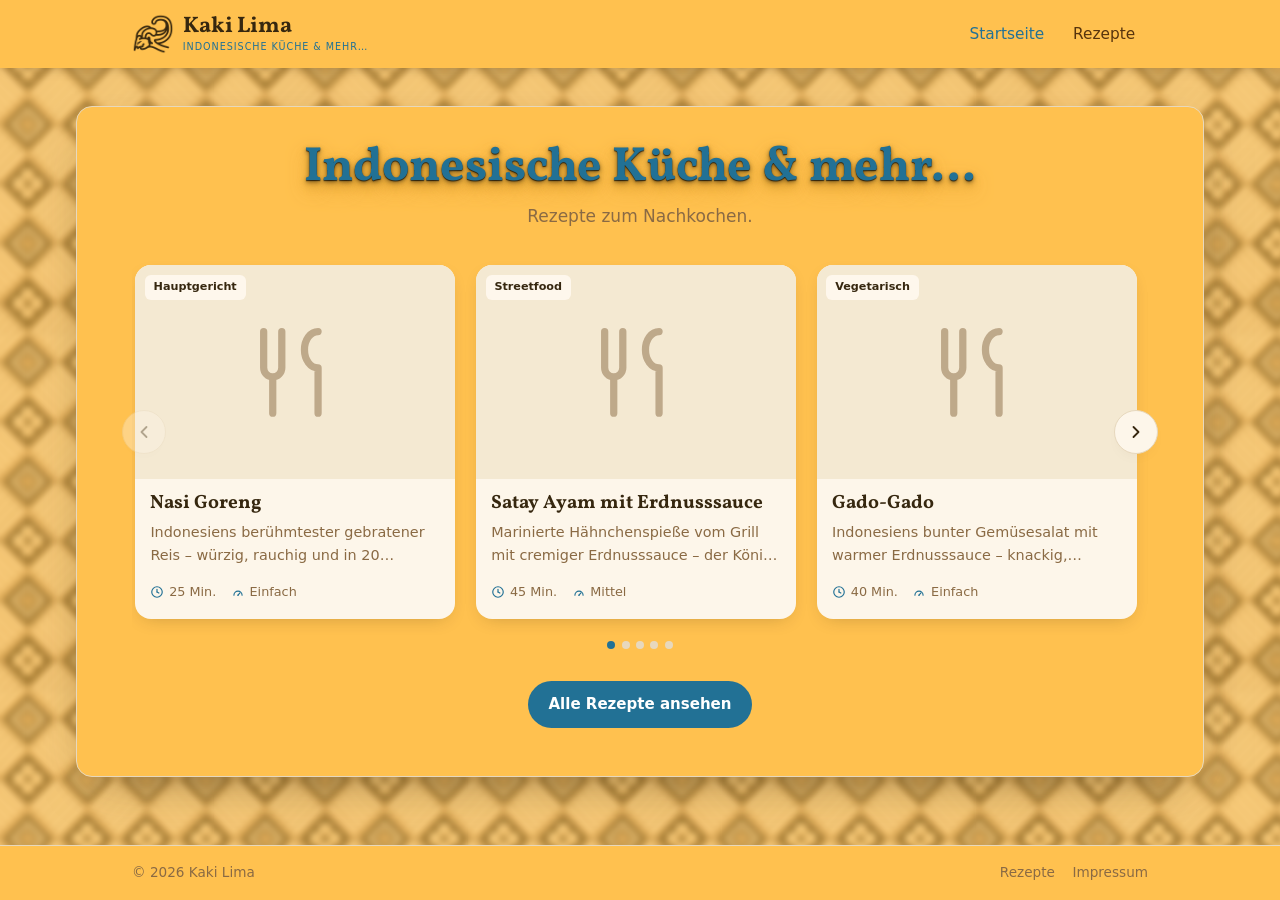
<file: index.html>
<!DOCTYPE html>
<html lang="de">
<head>
  <meta charset="utf-8">
  <meta name="viewport" content="width=device-width, initial-scale=1">
  <title>Kaki Lima – Indonesische Küche und mehr…</title>
  <meta name="description" content="Indonesische Rezepte zum Nachkochen.">
  <link rel="icon" href="assets/img/logo.png">
  <link rel="preconnect" href="https://loremflickr.com" crossorigin>
  <link rel="stylesheet" href="assets/fonts/fonts.css">
  <link rel="stylesheet" href="css/styles.css">
</head>
<body>
  <div id="site-header-slot"></div>

  <main>
    <section class="home-hero wrap">
      <h1>Indonesische Küche &amp; mehr…</h1>
      <p>Rezepte zum Nachkochen.</p>
    </section>

    <section class="wrap" style="padding-bottom:1rem">
      <div class="carousel" id="carousel"></div>
    </section>

    <section class="wrap" style="text-align:center;padding-block:1rem 3rem">
      <a class="btn btn--primary" href="rezepte.html">Alle Rezepte ansehen</a>
    </section>
  </main>

  <div id="site-footer-slot"></div>

  <script src="js/site.js"></script>
  <script src="js/recipes-data.js"></script>
  <script src="js/home.js"></script>
  <script data-goatcounter="https://flohkoenig.goatcounter.com/count"
        async src="//gc.zgo.at/count.js"></script>
</body>
</html>
</file>
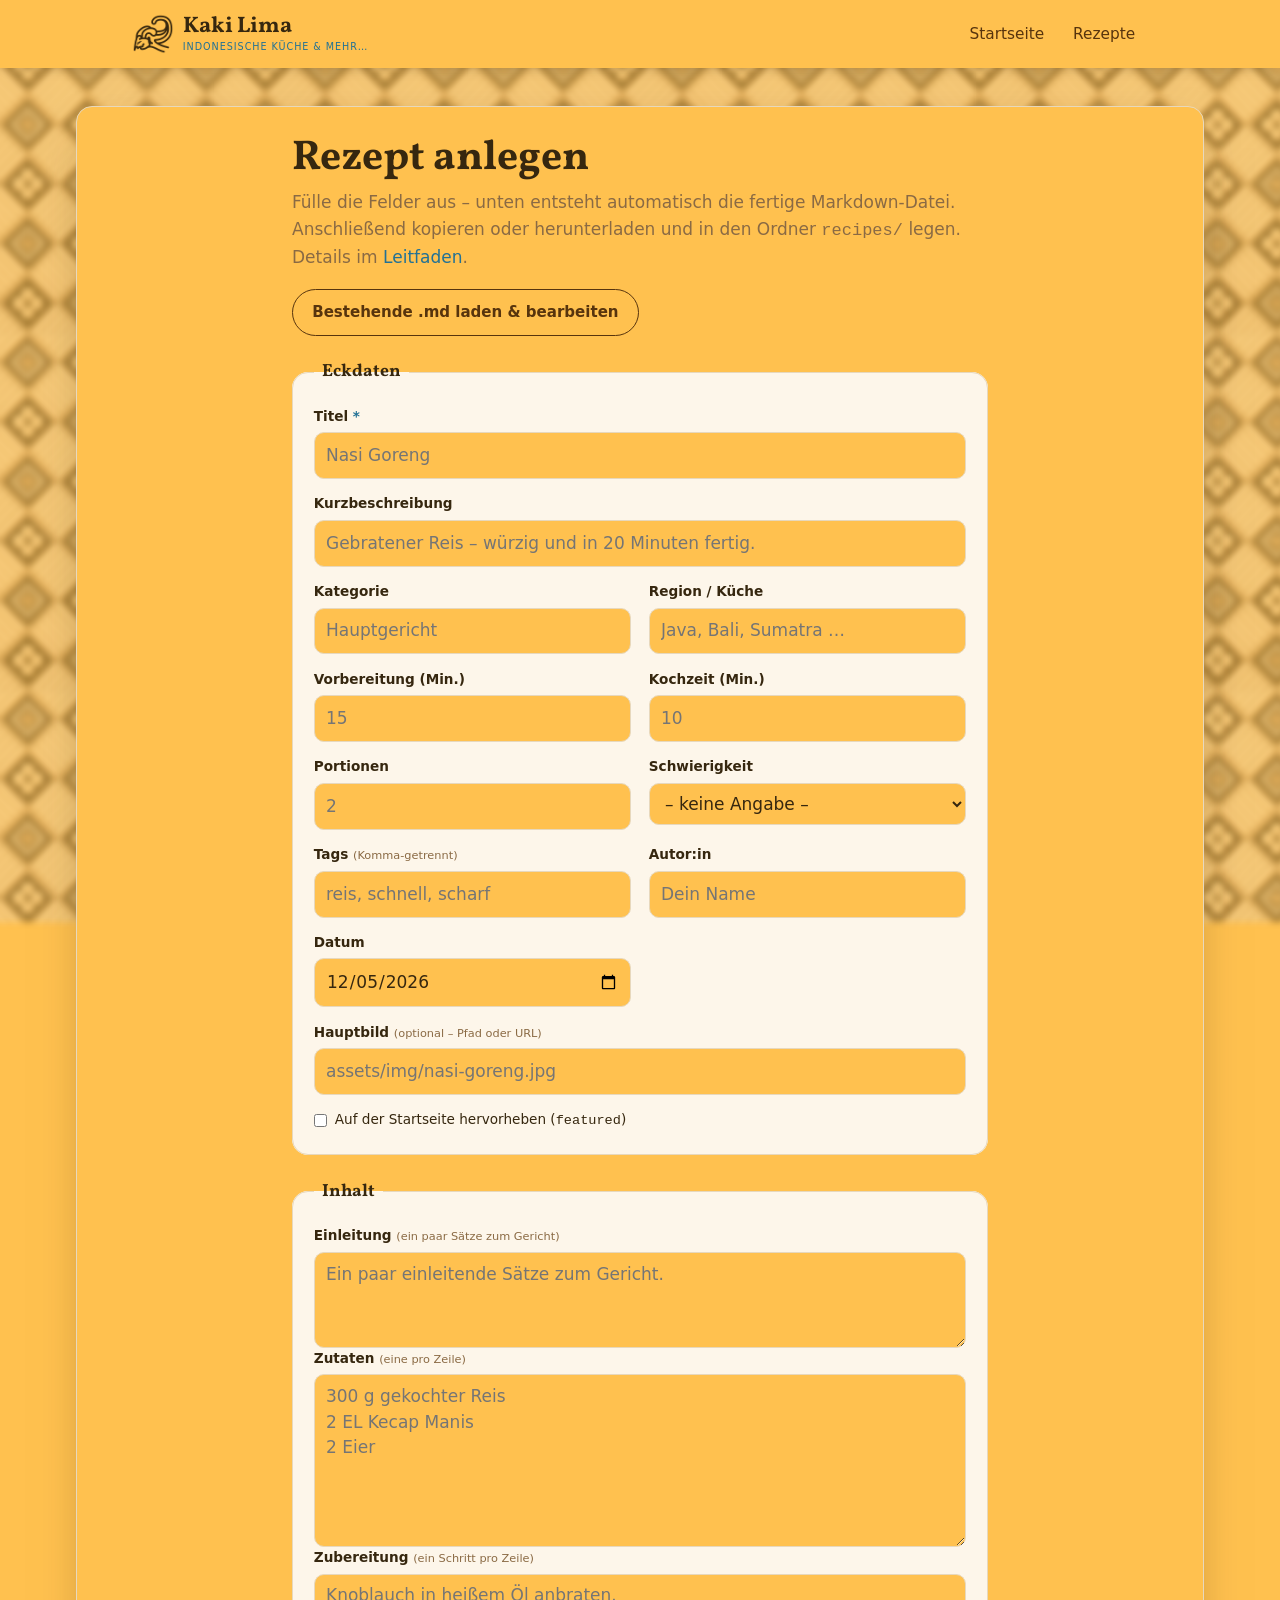
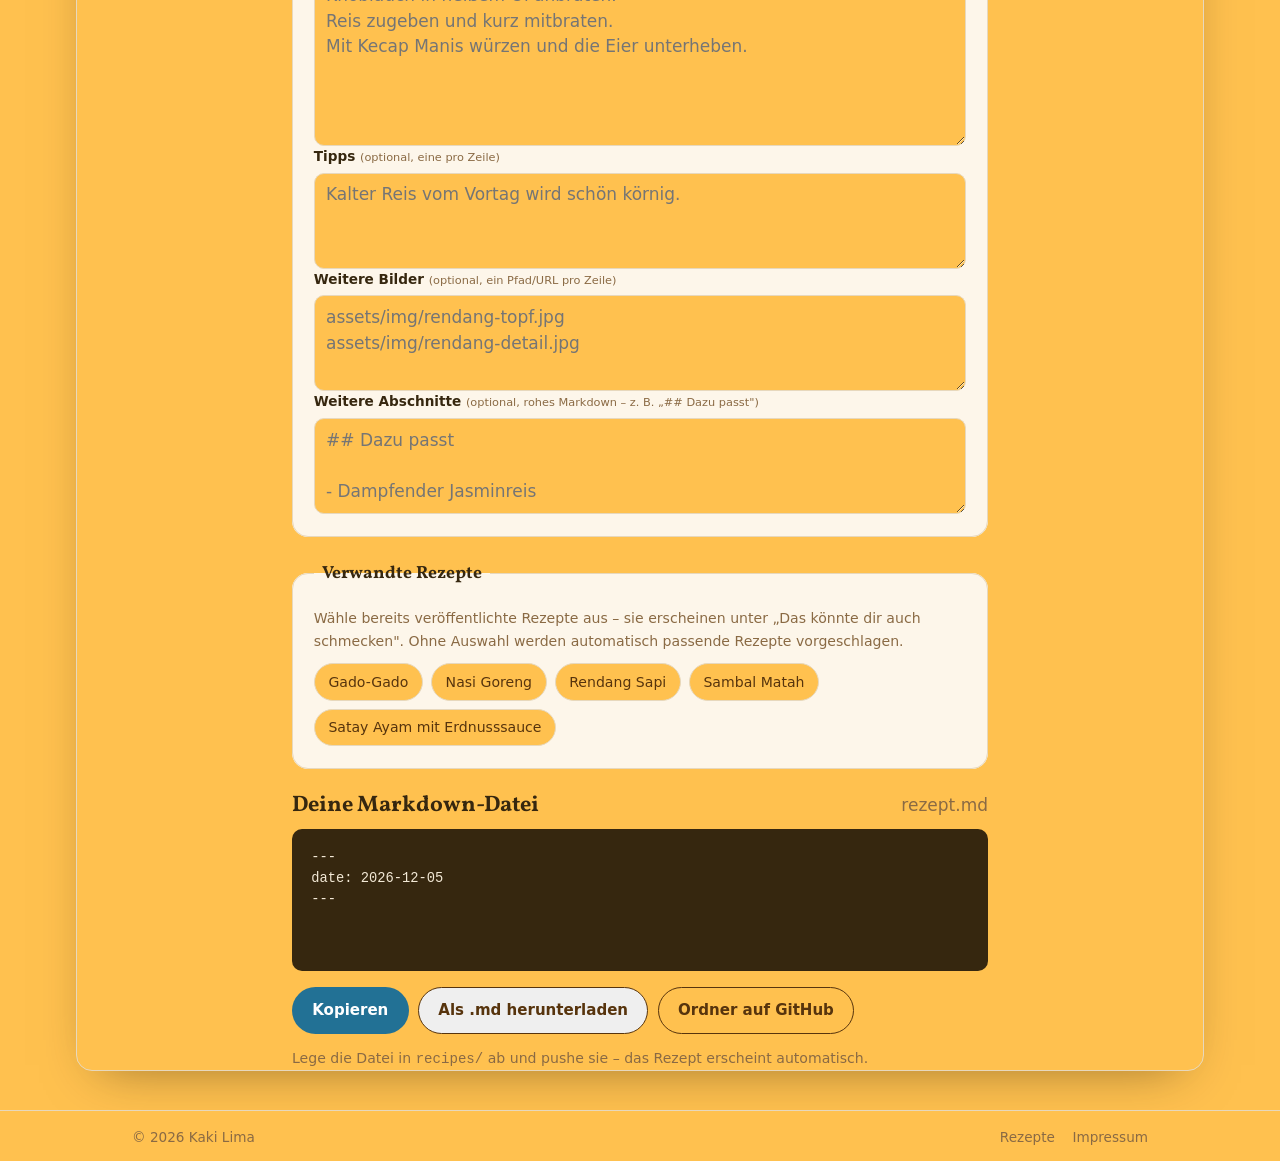
<file: generator.html>
<!DOCTYPE html>
<html lang="de">
<head>
  <meta charset="utf-8">
  <meta name="viewport" content="width=device-width, initial-scale=1">
  <title>Rezept anlegen · Kaki Lima</title>
  <meta name="description" content="Fülle das Formular aus – Kaki Lima erzeugt automatisch die fertige Markdown-Datei für dein Rezept.">
  <link rel="icon" href="assets/img/logo.png">
  <link rel="stylesheet" href="assets/fonts/fonts.css">
  <link rel="stylesheet" href="css/styles.css">
</head>
<body>
  <div id="site-header-slot"></div>

  <main>
    <div class="wrap narrow">
      <header class="page-head">
        <h1>Rezept anlegen</h1>
        <p class="muted">Fülle die Felder aus – unten entsteht automatisch die fertige Markdown-Datei. Anschließend kopieren oder herunterladen und in den Ordner <code>recipes/</code> legen. Details im <a href="leitfaden.html">Leitfaden</a>.</p>
      </header>

      <div class="gen-upload">
        <label class="btn btn--ghost" for="f-upload">Bestehende .md laden &amp; bearbeiten</label>
        <input type="file" id="f-upload" accept=".md,.markdown,text/markdown,text/plain" hidden>
        <span class="muted" id="uploadName"></span>
      </div>

      <form id="genForm" class="gen-form" novalidate>
        <fieldset>
          <legend>Eckdaten</legend>
          <div class="grid2">
            <label class="field span2">
              <span>Titel <em>*</em></span>
              <input type="text" id="f-title" placeholder="Nasi Goreng" required>
            </label>
            <label class="field span2">
              <span>Kurzbeschreibung</span>
              <input type="text" id="f-description" placeholder="Gebratener Reis – würzig und in 20 Minuten fertig.">
            </label>
            <label class="field">
              <span>Kategorie</span>
              <input type="text" id="f-category" list="cats" placeholder="Hauptgericht">
              <datalist id="cats">
                <option>Hauptgericht</option><option>Streetfood</option>
                <option>Vegetarisch</option><option>Vorspeise</option>
                <option>Dessert</option><option>Sambal &amp; Beilagen</option>
              </datalist>
            </label>
            <label class="field">
              <span>Region / Küche</span>
              <input type="text" id="f-cuisine" placeholder="Java, Bali, Sumatra …">
            </label>
            <label class="field">
              <span>Vorbereitung (Min.)</span>
              <input type="number" id="f-prep" min="0" placeholder="15">
            </label>
            <label class="field">
              <span>Kochzeit (Min.)</span>
              <input type="number" id="f-cook" min="0" placeholder="10">
            </label>
            <label class="field">
              <span>Portionen</span>
              <input type="number" id="f-servings" min="1" placeholder="2">
            </label>
            <label class="field">
              <span>Schwierigkeit</span>
              <select id="f-difficulty">
                <option value="">– keine Angabe –</option>
                <option>Einfach</option><option>Mittel</option><option>Anspruchsvoll</option>
              </select>
            </label>
            <label class="field">
              <span>Tags <small>(Komma-getrennt)</small></span>
              <input type="text" id="f-tags" placeholder="reis, schnell, scharf">
            </label>
            <label class="field">
              <span>Autor:in</span>
              <input type="text" id="f-author" placeholder="Dein Name">
            </label>
            <label class="field">
              <span>Datum</span>
              <input type="date" id="f-date">
            </label>
            <label class="field span2">
              <span>Hauptbild <small>(optional – Pfad oder URL)</small></span>
              <input type="text" id="f-image" placeholder="assets/img/nasi-goreng.jpg">
            </label>
            <label class="field checkbox span2">
              <input type="checkbox" id="f-featured">
              <span>Auf der Startseite hervorheben (<code>featured</code>)</span>
            </label>
          </div>
        </fieldset>

        <fieldset>
          <legend>Inhalt</legend>
          <label class="field">
            <span>Einleitung <small>(ein paar Sätze zum Gericht)</small></span>
            <textarea id="f-intro" rows="3" placeholder="Ein paar einleitende Sätze zum Gericht."></textarea>
          </label>
          <label class="field">
            <span>Zutaten <small>(eine pro Zeile)</small></span>
            <textarea id="f-ingredients" rows="6" placeholder="300 g gekochter Reis&#10;2 EL Kecap Manis&#10;2 Eier"></textarea>
          </label>
          <label class="field">
            <span>Zubereitung <small>(ein Schritt pro Zeile)</small></span>
            <textarea id="f-steps" rows="6" placeholder="Knoblauch in heißem Öl anbraten.&#10;Reis zugeben und kurz mitbraten.&#10;Mit Kecap Manis würzen und die Eier unterheben."></textarea>
          </label>
          <label class="field">
            <span>Tipps <small>(optional, eine pro Zeile)</small></span>
            <textarea id="f-tips" rows="3" placeholder="Kalter Reis vom Vortag wird schön körnig."></textarea>
          </label>
          <label class="field">
            <span>Weitere Bilder <small>(optional, ein Pfad/URL pro Zeile)</small></span>
            <textarea id="f-gallery" rows="3" placeholder="assets/img/rendang-topf.jpg&#10;assets/img/rendang-detail.jpg"></textarea>
          </label>
          <label class="field">
            <span>Weitere Abschnitte <small>(optional, rohes Markdown – z. B. „## Dazu passt")</small></span>
            <textarea id="f-extra" rows="3" placeholder="## Dazu passt&#10;&#10;- Dampfender Jasminreis"></textarea>
          </label>
        </fieldset>

        <fieldset>
          <legend>Verwandte Rezepte</legend>
          <p class="muted" style="margin:0 0 .7rem;font-size:.88rem">Wähle bereits veröffentlichte Rezepte aus – sie erscheinen unter „Das könnte dir auch schmecken". Ohne Auswahl werden automatisch passende Rezepte vorgeschlagen.</p>
          <div id="relPicker" class="rel-picker"><span class="muted">Rezepte werden geladen …</span></div>
        </fieldset>
      </form>

      <section class="gen-output">
        <div class="gen-output-head">
          <h2>Deine Markdown-Datei</h2>
          <span class="muted" id="fileName">rezept.md</span>
        </div>
        <pre><code id="genOut"></code></pre>
        <div class="gen-actions">
          <button class="btn btn--primary" id="btnCopy" type="button">Kopieren</button>
          <button class="btn btn--ghost" id="btnDownload" type="button">Als .md herunterladen</button>
          <a class="btn btn--ghost" href="https://github.com/leotrax3d/kakilima/tree/main/recipes" target="_blank" rel="noopener">Ordner auf GitHub</a>
        </div>
        <p class="muted gen-hint">Lege die Datei in <code>recipes/</code> ab und pushe sie – das Rezept erscheint automatisch.</p>
      </section>
    </div>
  </main>

  <div id="site-footer-slot"></div>

  <script src="js/site.js"></script>
  <script src="js/recipes-data.js"></script>
  <script src="js/generator.js"></script>
</body>
</html>
</file>
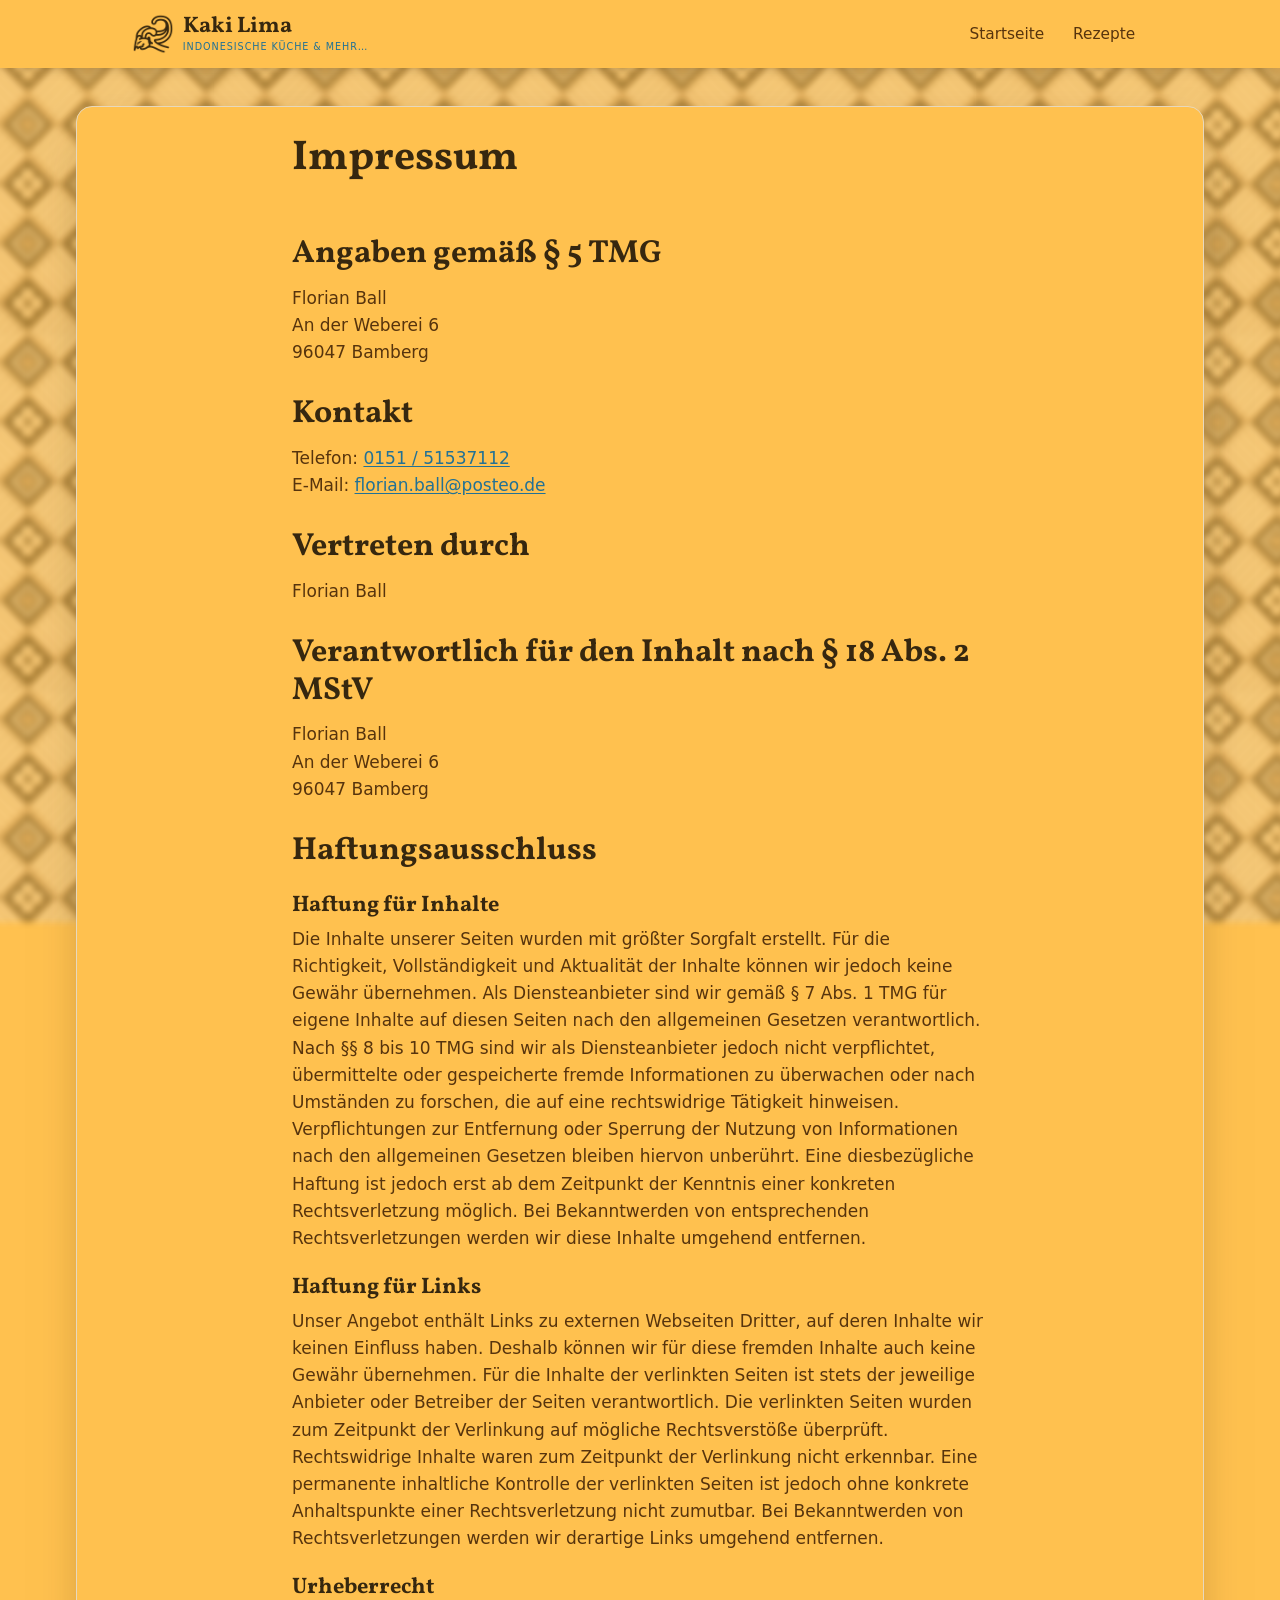
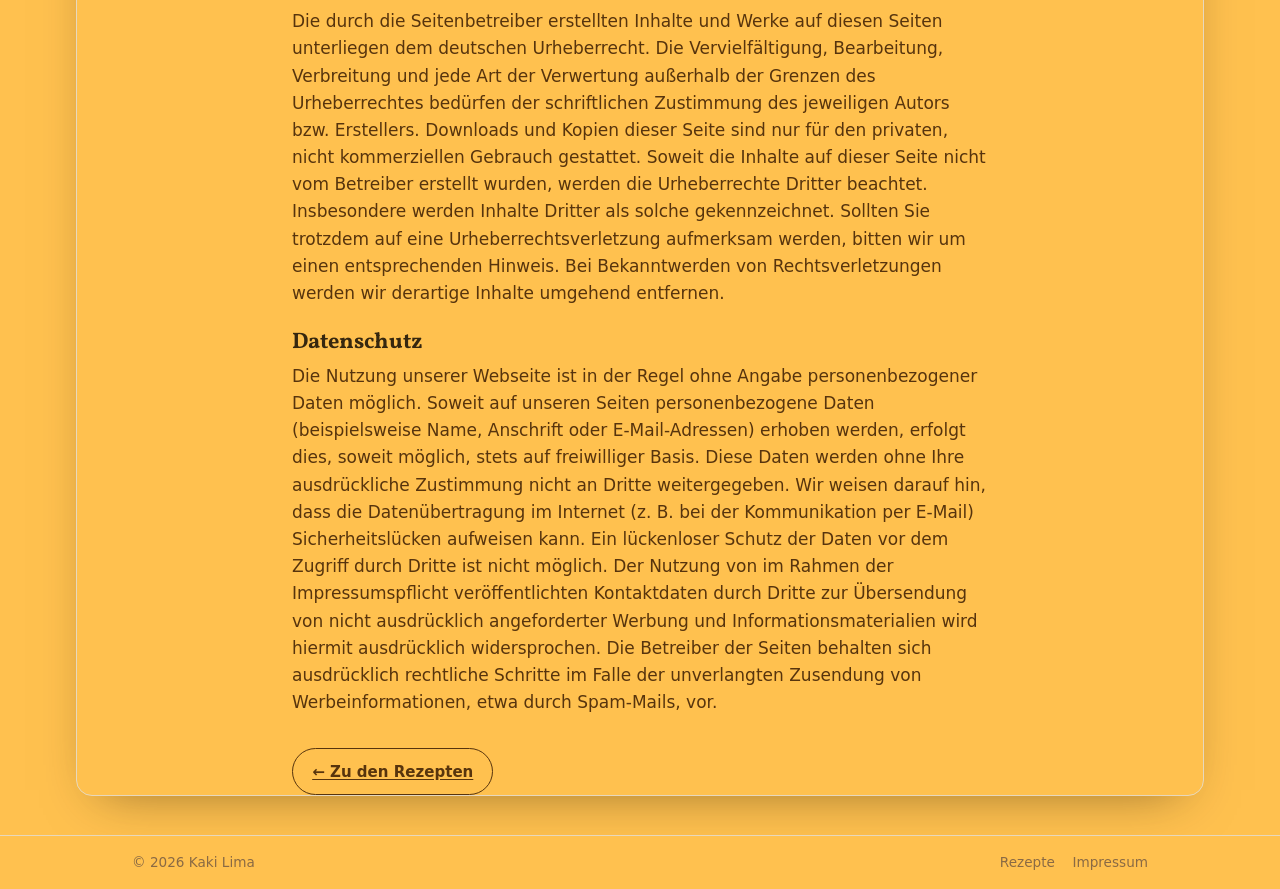
<file: impressum.html>
<!DOCTYPE html>
<html lang="de">
<head>
  <meta charset="utf-8">
  <meta name="viewport" content="width=device-width, initial-scale=1">
  <title>Impressum · Kaki Lima</title>
  <meta name="description" content="Impressum und Kontakt von Kaki Lima.">
  <link rel="icon" href="assets/img/logo.png">
  <link rel="stylesheet" href="assets/fonts/fonts.css">
  <link rel="stylesheet" href="css/styles.css">
</head>
<body>
  <div id="site-header-slot"></div>

  <main>
    <div class="wrap narrow">
      <header class="page-head">
        <h1>Impressum</h1>
      </header>

      <div class="prose">
        <h2>Angaben gemäß § 5 TMG</h2>
        <p>
          Florian Ball<br>
          An der Weberei 6  <br>
          96047 Bamberg
        </p>

        <h2>Kontakt</h2>
        <p>
          Telefon: <a href="tel:+4915151537112">0151&nbsp;/&nbsp;51537112</a><br>
          E-Mail: <a href="mailto:florian.ball@posteo.de">florian.ball@posteo.de</a>
        </p>

        <h2>Vertreten durch</h2>
        <p>Florian Ball</p>

        <h2>Verantwortlich für den Inhalt nach § 18 Abs. 2 MStV</h2>
        <p>
          Florian Ball<br>
          An der Weberei 6<br>
          96047 Bamberg
        </p>

        <h2>Haftungsausschluss</h2>

        <h3>Haftung für Inhalte</h3>
        <p>Die Inhalte unserer Seiten wurden mit größter Sorgfalt erstellt. Für die Richtigkeit,
        Vollständigkeit und Aktualität der Inhalte können wir jedoch keine Gewähr übernehmen. Als
        Diensteanbieter sind wir gemäß § 7 Abs. 1 TMG für eigene Inhalte auf diesen Seiten nach den
        allgemeinen Gesetzen verantwortlich. Nach §§ 8 bis 10 TMG sind wir als Diensteanbieter jedoch
        nicht verpflichtet, übermittelte oder gespeicherte fremde Informationen zu überwachen oder nach
        Umständen zu forschen, die auf eine rechtswidrige Tätigkeit hinweisen. Verpflichtungen zur
        Entfernung oder Sperrung der Nutzung von Informationen nach den allgemeinen Gesetzen bleiben
        hiervon unberührt. Eine diesbezügliche Haftung ist jedoch erst ab dem Zeitpunkt der Kenntnis
        einer konkreten Rechtsverletzung möglich. Bei Bekanntwerden von entsprechenden Rechtsverletzungen
        werden wir diese Inhalte umgehend entfernen.</p>

        <h3>Haftung für Links</h3>
        <p>Unser Angebot enthält Links zu externen Webseiten Dritter, auf deren Inhalte wir keinen Einfluss
        haben. Deshalb können wir für diese fremden Inhalte auch keine Gewähr übernehmen. Für die Inhalte der
        verlinkten Seiten ist stets der jeweilige Anbieter oder Betreiber der Seiten verantwortlich. Die
        verlinkten Seiten wurden zum Zeitpunkt der Verlinkung auf mögliche Rechtsverstöße überprüft.
        Rechtswidrige Inhalte waren zum Zeitpunkt der Verlinkung nicht erkennbar. Eine permanente inhaltliche
        Kontrolle der verlinkten Seiten ist jedoch ohne konkrete Anhaltspunkte einer Rechtsverletzung nicht
        zumutbar. Bei Bekanntwerden von Rechtsverletzungen werden wir derartige Links umgehend entfernen.</p>

        <h3>Urheberrecht</h3>
        <p>Die durch die Seitenbetreiber erstellten Inhalte und Werke auf diesen Seiten unterliegen dem
        deutschen Urheberrecht. Die Vervielfältigung, Bearbeitung, Verbreitung und jede Art der Verwertung
        außerhalb der Grenzen des Urheberrechtes bedürfen der schriftlichen Zustimmung des jeweiligen Autors
        bzw. Erstellers. Downloads und Kopien dieser Seite sind nur für den privaten, nicht kommerziellen
        Gebrauch gestattet. Soweit die Inhalte auf dieser Seite nicht vom Betreiber erstellt wurden, werden
        die Urheberrechte Dritter beachtet. Insbesondere werden Inhalte Dritter als solche gekennzeichnet.
        Sollten Sie trotzdem auf eine Urheberrechtsverletzung aufmerksam werden, bitten wir um einen
        entsprechenden Hinweis. Bei Bekanntwerden von Rechtsverletzungen werden wir derartige Inhalte umgehend
        entfernen.</p>

        <h3>Datenschutz</h3>
        <p>Die Nutzung unserer Webseite ist in der Regel ohne Angabe personenbezogener Daten möglich. Soweit
        auf unseren Seiten personenbezogene Daten (beispielsweise Name, Anschrift oder E-Mail-Adressen)
        erhoben werden, erfolgt dies, soweit möglich, stets auf freiwilliger Basis. Diese Daten werden ohne
        Ihre ausdrückliche Zustimmung nicht an Dritte weitergegeben. Wir weisen darauf hin, dass die
        Datenübertragung im Internet (z. B. bei der Kommunikation per E-Mail) Sicherheitslücken aufweisen
        kann. Ein lückenloser Schutz der Daten vor dem Zugriff durch Dritte ist nicht möglich. Der Nutzung von
        im Rahmen der Impressumspflicht veröffentlichten Kontaktdaten durch Dritte zur Übersendung von nicht
        ausdrücklich angeforderter Werbung und Informationsmaterialien wird hiermit ausdrücklich widersprochen.
        Die Betreiber der Seiten behalten sich ausdrücklich rechtliche Schritte im Falle der unverlangten
        Zusendung von Werbeinformationen, etwa durch Spam-Mails, vor.</p>

        <p style="margin-top:2rem"><a class="btn btn--ghost" href="rezepte.html">← Zu den Rezepten</a></p>
      </div>
    </div>
  </main>

  <div id="site-footer-slot"></div>

  <script src="js/site.js"></script>
</body>
</html>
</file>
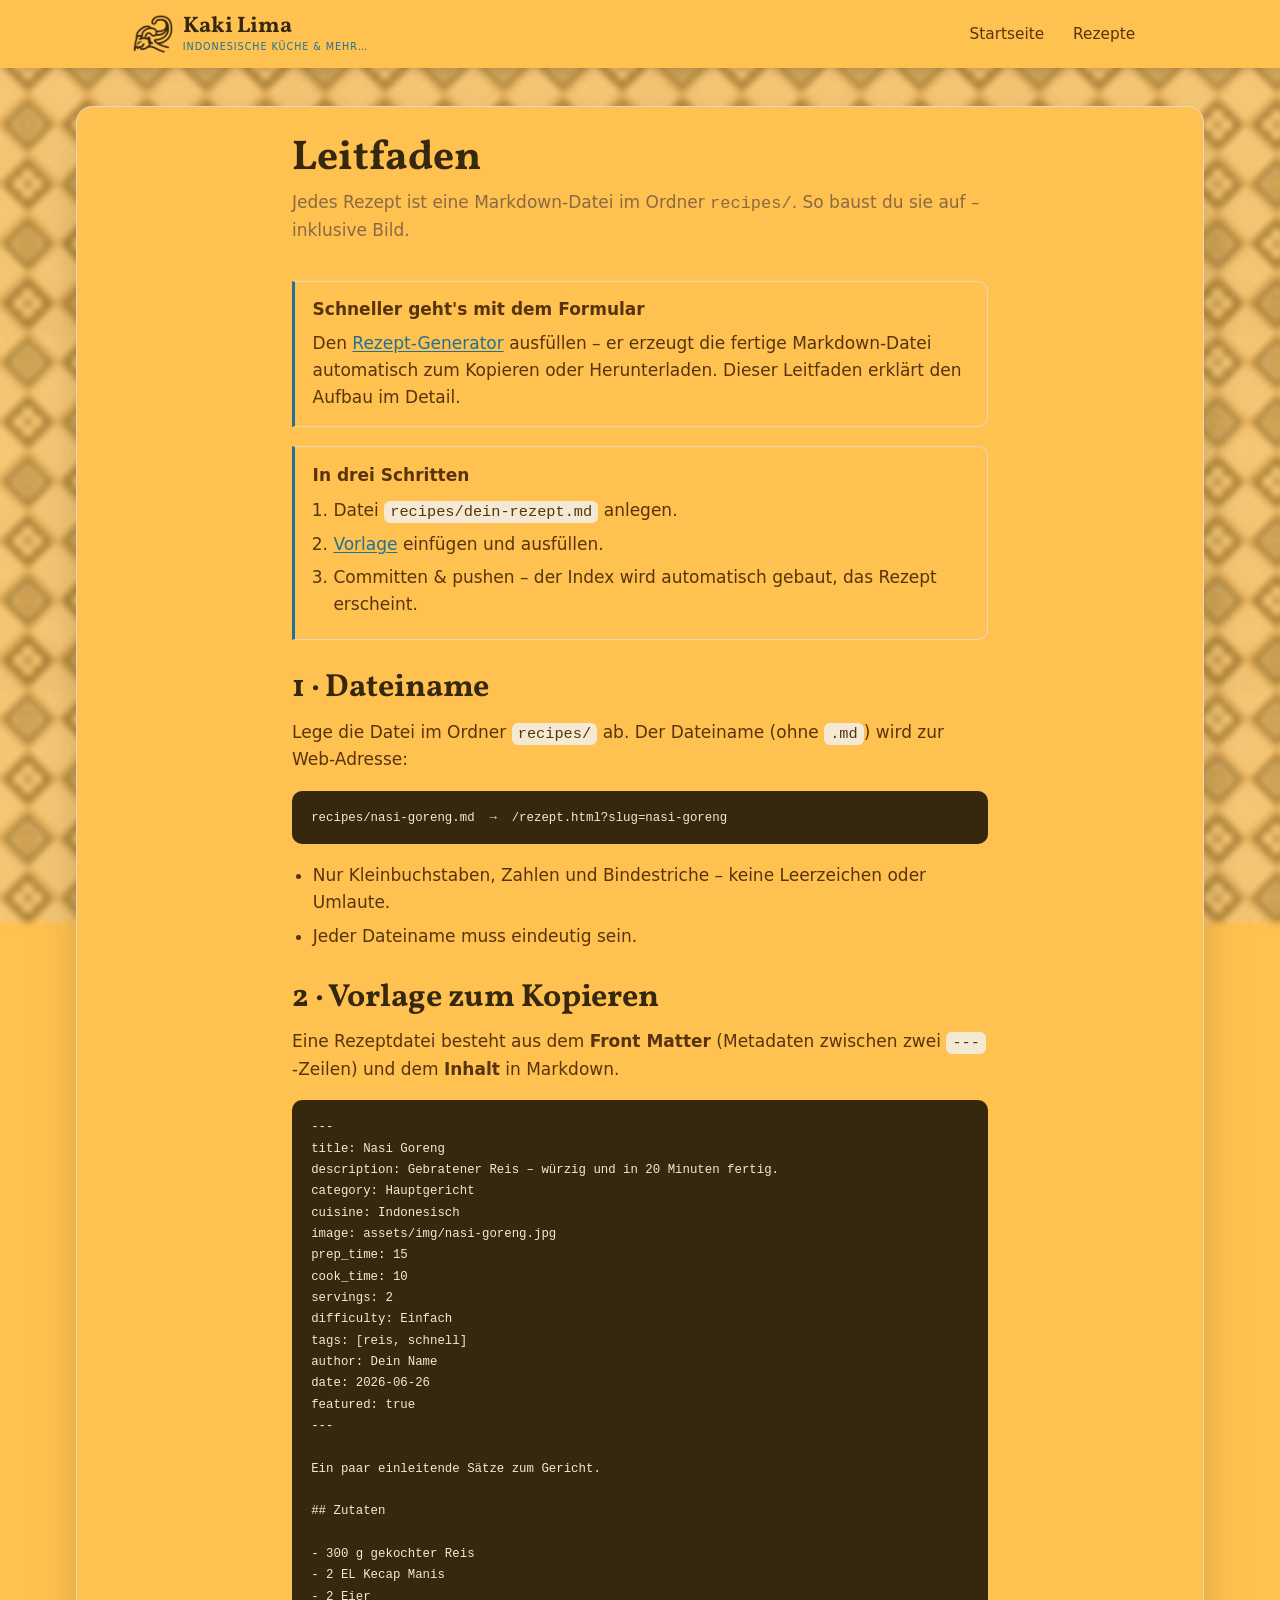
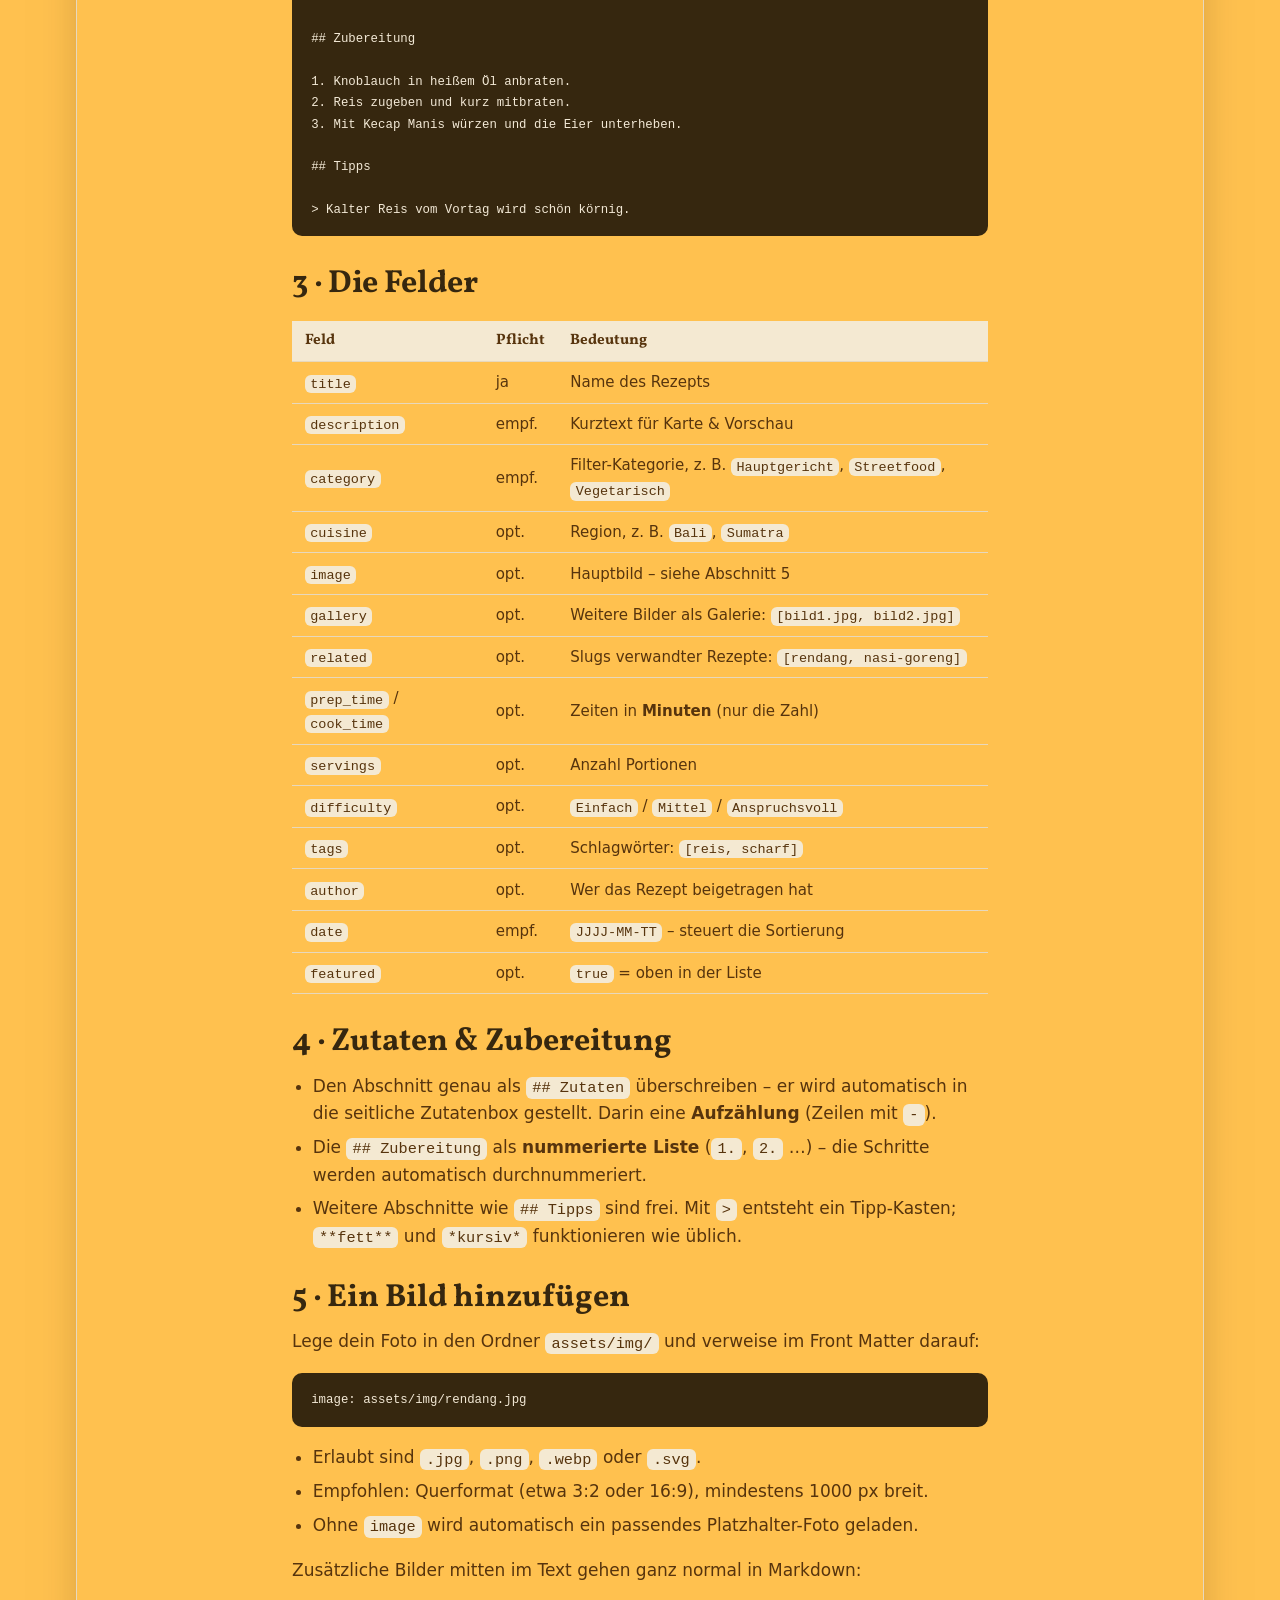
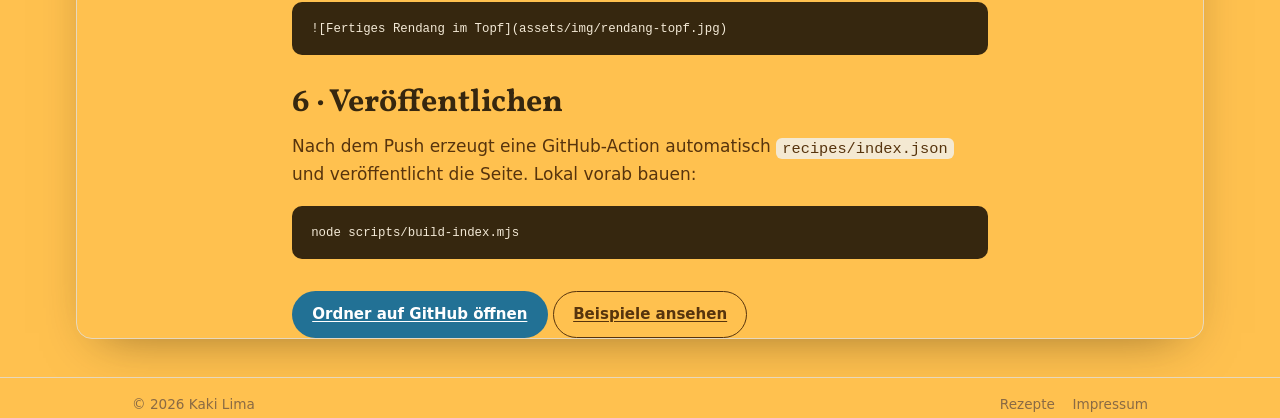
<file: leitfaden.html>
<!DOCTYPE html>
<html lang="de">
<head>
  <meta charset="utf-8">
  <meta name="viewport" content="width=device-width, initial-scale=1">
  <title>Rezept anlegen · Kaki Lima</title>
  <meta name="description" content="So legst du eine Markdown-Datei an, damit dein Rezept automatisch auf Kaki Lima erscheint – inklusive Bild.">
  <link rel="icon" href="assets/img/logo.png">
  <link rel="stylesheet" href="assets/fonts/fonts.css">
  <link rel="stylesheet" href="css/styles.css">
</head>
<body>
  <div id="site-header-slot"></div>

  <main>
    <div class="wrap narrow">
      <header class="page-head">
        <h1>Leitfaden</h1>
        <p class="muted">Jedes Rezept ist eine Markdown-Datei im Ordner <code>recipes/</code>. So baust du sie auf – inklusive Bild.</p>
      </header>

      <div class="prose">
        <div class="callout">
          <strong>Schneller geht's mit dem Formular</strong>
          <p style="margin:.4rem 0 0">Den <a href="generator.html">Rezept-Generator</a> ausfüllen – er erzeugt die fertige Markdown-Datei automatisch zum Kopieren oder Herunterladen. Dieser Leitfaden erklärt den Aufbau im Detail.</p>
        </div>

        <div class="callout">
          <strong>In drei Schritten</strong>
          <ol style="margin:.5rem 0 0">
            <li>Datei <code>recipes/dein-rezept.md</code> anlegen.</li>
            <li><a href="#vorlage">Vorlage</a> einfügen und ausfüllen.</li>
            <li>Committen &amp; pushen – der Index wird automatisch gebaut, das Rezept erscheint.</li>
          </ol>
        </div>

        <h2 id="dateiname">1 · Dateiname</h2>
        <p>Lege die Datei im Ordner <code>recipes/</code> ab. Der Dateiname (ohne <code>.md</code>) wird zur Web-Adresse:</p>
        <pre><code>recipes/nasi-goreng.md  →  /rezept.html?slug=nasi-goreng</code></pre>
        <ul>
          <li>Nur Kleinbuchstaben, Zahlen und Bindestriche – keine Leerzeichen oder Umlaute.</li>
          <li>Jeder Dateiname muss eindeutig sein.</li>
        </ul>

        <h2 id="vorlage">2 · Vorlage zum Kopieren</h2>
        <p>Eine Rezeptdatei besteht aus dem <strong>Front Matter</strong> (Metadaten zwischen zwei <code>---</code>-Zeilen) und dem <strong>Inhalt</strong> in Markdown.</p>
        <pre><code>---
title: Nasi Goreng
description: Gebratener Reis – würzig und in 20 Minuten fertig.
category: Hauptgericht
cuisine: Indonesisch
image: assets/img/nasi-goreng.jpg
prep_time: 15
cook_time: 10
servings: 2
difficulty: Einfach
tags: [reis, schnell]
author: Dein Name
date: 2026-06-26
featured: true
---

Ein paar einleitende Sätze zum Gericht.

## Zutaten

- 300 g gekochter Reis
- 2 EL Kecap Manis
- 2 Eier

## Zubereitung

1. Knoblauch in heißem Öl anbraten.
2. Reis zugeben und kurz mitbraten.
3. Mit Kecap Manis würzen und die Eier unterheben.

## Tipps

&gt; Kalter Reis vom Vortag wird schön körnig.
</code></pre>

        <h2 id="felder">3 · Die Felder</h2>
        <table>
          <thead><tr><th>Feld</th><th>Pflicht</th><th>Bedeutung</th></tr></thead>
          <tbody>
            <tr><td><code>title</code></td><td>ja</td><td>Name des Rezepts</td></tr>
            <tr><td><code>description</code></td><td>empf.</td><td>Kurztext für Karte &amp; Vorschau</td></tr>
            <tr><td><code>category</code></td><td>empf.</td><td>Filter-Kategorie, z. B. <code>Hauptgericht</code>, <code>Streetfood</code>, <code>Vegetarisch</code></td></tr>
            <tr><td><code>cuisine</code></td><td>opt.</td><td>Region, z. B. <code>Bali</code>, <code>Sumatra</code></td></tr>
            <tr><td><code>image</code></td><td>opt.</td><td>Hauptbild – siehe Abschnitt 5</td></tr>
            <tr><td><code>gallery</code></td><td>opt.</td><td>Weitere Bilder als Galerie: <code>[bild1.jpg, bild2.jpg]</code></td></tr>
            <tr><td><code>related</code></td><td>opt.</td><td>Slugs verwandter Rezepte: <code>[rendang, nasi-goreng]</code></td></tr>
            <tr><td><code>prep_time</code> / <code>cook_time</code></td><td>opt.</td><td>Zeiten in <strong>Minuten</strong> (nur die Zahl)</td></tr>
            <tr><td><code>servings</code></td><td>opt.</td><td>Anzahl Portionen</td></tr>
            <tr><td><code>difficulty</code></td><td>opt.</td><td><code>Einfach</code> / <code>Mittel</code> / <code>Anspruchsvoll</code></td></tr>
            <tr><td><code>tags</code></td><td>opt.</td><td>Schlagwörter: <code>[reis, scharf]</code></td></tr>
            <tr><td><code>author</code></td><td>opt.</td><td>Wer das Rezept beigetragen hat</td></tr>
            <tr><td><code>date</code></td><td>empf.</td><td><code>JJJJ-MM-TT</code> – steuert die Sortierung</td></tr>
            <tr><td><code>featured</code></td><td>opt.</td><td><code>true</code> = oben in der Liste</td></tr>
          </tbody>
        </table>

        <h2 id="inhalt">4 · Zutaten &amp; Zubereitung</h2>
        <ul>
          <li>Den Abschnitt genau als <code>## Zutaten</code> überschreiben – er wird automatisch in die seitliche Zutatenbox gestellt. Darin eine <strong>Aufzählung</strong> (Zeilen mit <code>-</code>).</li>
          <li>Die <code>## Zubereitung</code> als <strong>nummerierte Liste</strong> (<code>1.</code>, <code>2.</code> …) – die Schritte werden automatisch durchnummeriert.</li>
          <li>Weitere Abschnitte wie <code>## Tipps</code> sind frei. Mit <code>&gt;</code> entsteht ein Tipp-Kasten; <code>**fett**</code> und <code>*kursiv*</code> funktionieren wie üblich.</li>
        </ul>

        <h2 id="bild">5 · Ein Bild hinzufügen</h2>
        <p>Lege dein Foto in den Ordner <code>assets/img/</code> und verweise im Front Matter darauf:</p>
        <pre><code>image: assets/img/rendang.jpg</code></pre>
        <ul>
          <li>Erlaubt sind <code>.jpg</code>, <code>.png</code>, <code>.webp</code> oder <code>.svg</code>.</li>
          <li>Empfohlen: Querformat (etwa 3:2 oder 16:9), mindestens 1000 px breit.</li>
          <li>Ohne <code>image</code> wird automatisch ein passendes Platzhalter-Foto geladen.</li>
        </ul>
        <p>Zusätzliche Bilder mitten im Text gehen ganz normal in Markdown:</p>
        <pre><code>![Fertiges Rendang im Topf](assets/img/rendang-topf.jpg)</code></pre>

        <h2 id="push">6 · Veröffentlichen</h2>
        <p>Nach dem Push erzeugt eine GitHub-Action automatisch <code>recipes/index.json</code> und veröffentlicht die Seite. Lokal vorab bauen:</p>
        <pre><code>node scripts/build-index.mjs</code></pre>

        <p style="margin-top:2rem">
          <a class="btn btn--primary" href="https://github.com/leotrax3d/kakilima/tree/main/recipes" target="_blank" rel="noopener">Ordner auf GitHub öffnen</a>
          <a class="btn btn--ghost" href="rezepte.html">Beispiele ansehen</a>
        </p>
      </div>
    </div>
  </main>

  <div id="site-footer-slot"></div>

  <script src="js/site.js"></script>
</body>
</html>
</file>
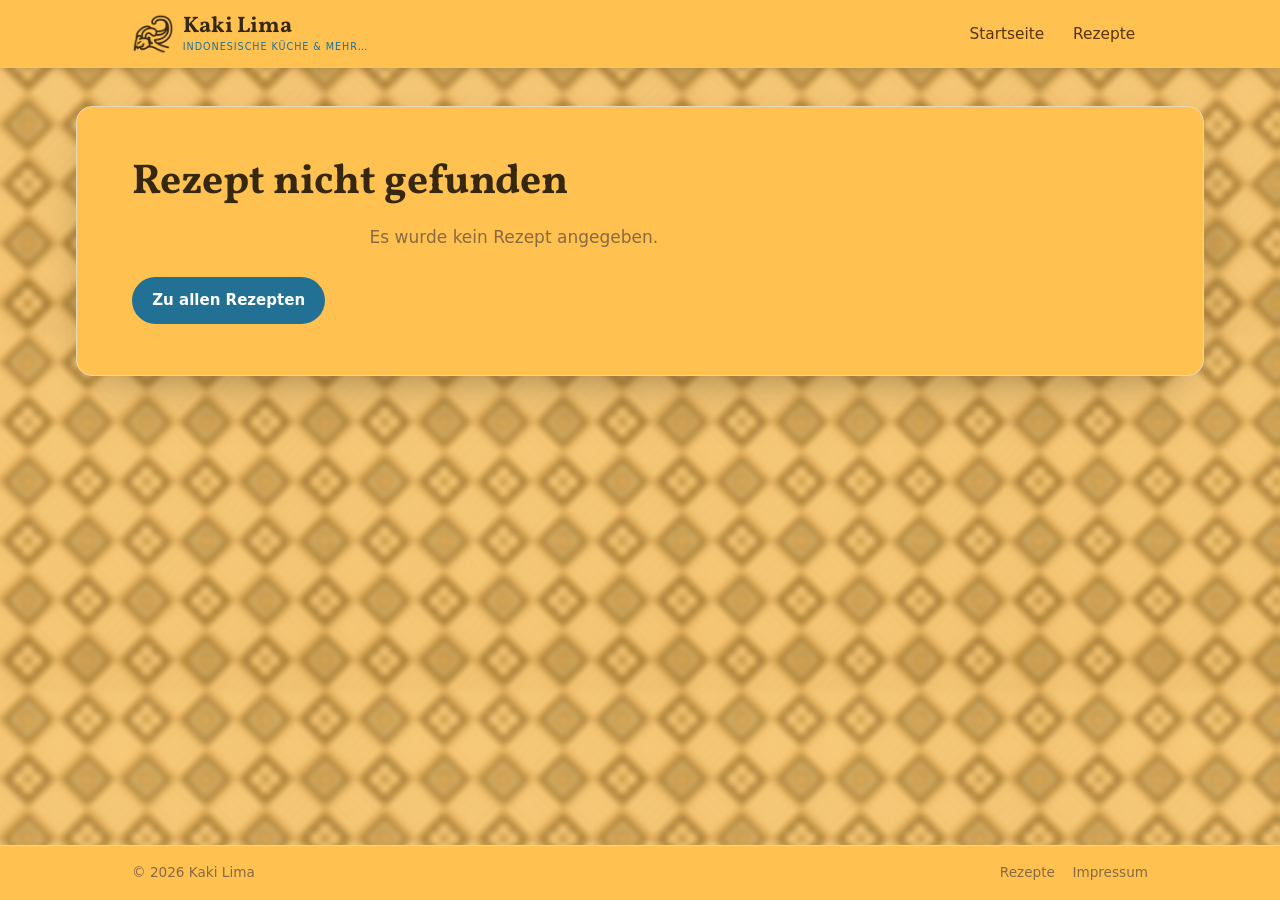
<file: rezept.html>
<!DOCTYPE html>
<html lang="de">
<head>
  <meta charset="utf-8">
  <meta name="viewport" content="width=device-width, initial-scale=1">
  <title>Rezept · Kaki Lima</title>
  <meta name="description" content="Ein indonesisches Rezept, Schritt für Schritt erklärt.">
  <link rel="icon" href="assets/img/logo.png">
  <link rel="preconnect" href="https://loremflickr.com" crossorigin>
  <link rel="stylesheet" href="assets/fonts/fonts.css">
  <link rel="stylesheet" href="css/styles.css">
</head>
<body>
  <div id="site-header-slot"></div>

  <main id="recipeRoot">
    <div class="loading"><div class="spinner" role="status" aria-label="Lädt"></div><p>Rezept wird geladen …</p></div>
  </main>

  <div id="site-footer-slot"></div>

  <script src="js/markdown.js"></script>
  <script src="js/site.js"></script>
  <script src="js/recipes-data.js"></script>
  <script src="js/recipe-detail.js"></script>
</body>
</html>
</file>
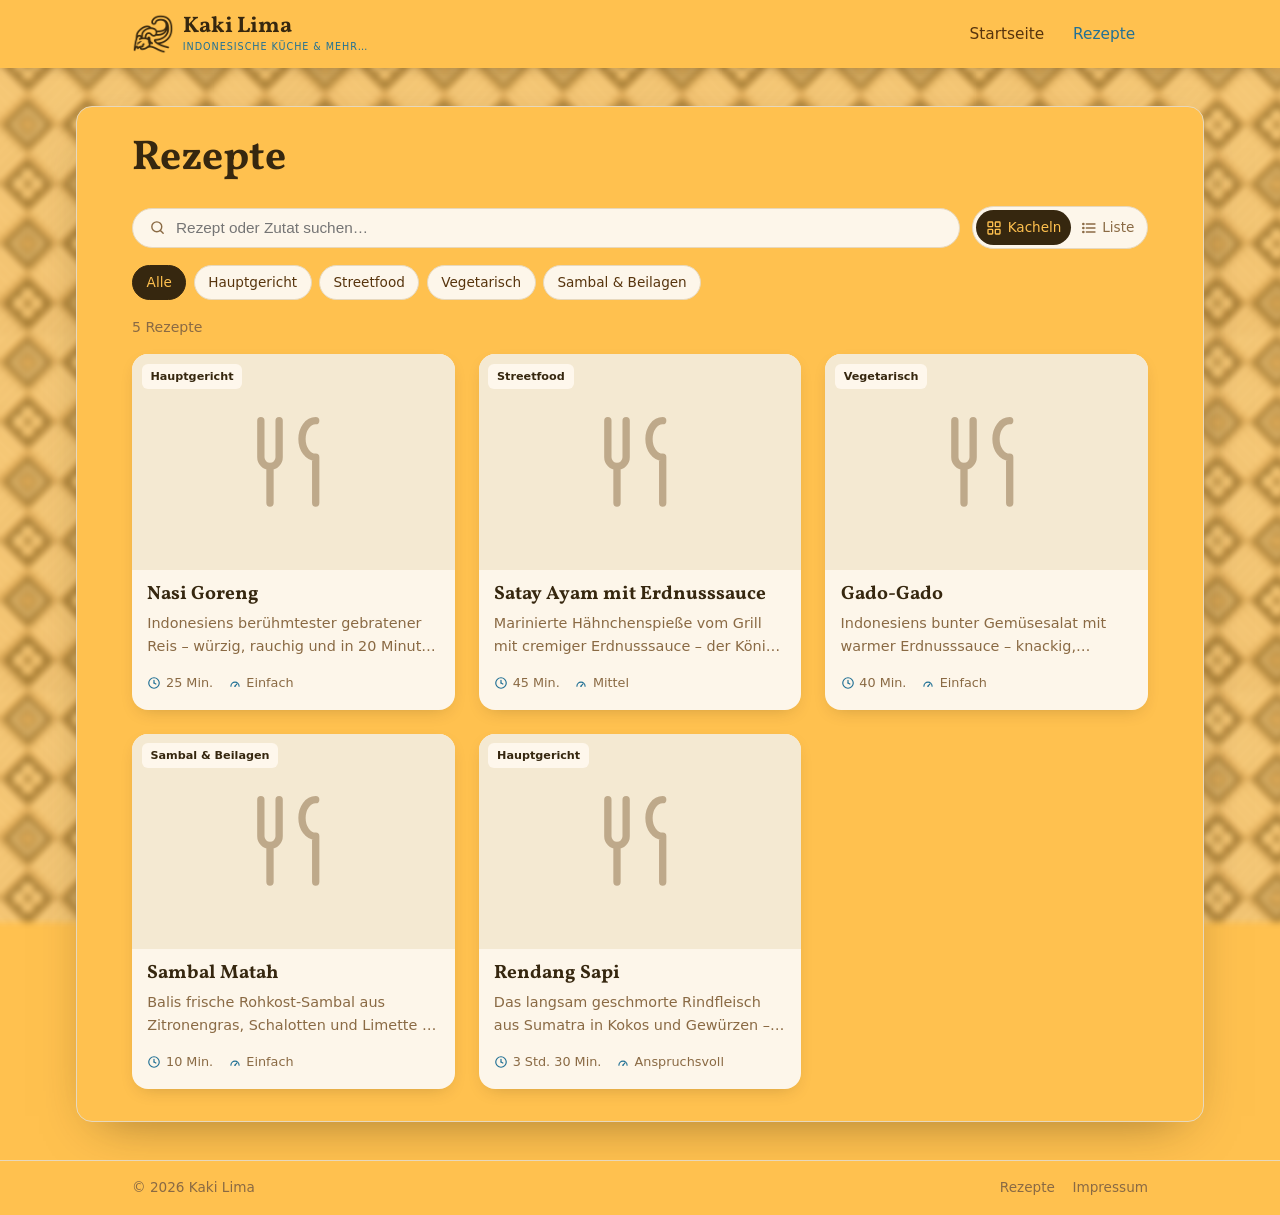
<file: rezepte.html>
<!DOCTYPE html>
<html lang="de">
<head>
  <meta charset="utf-8">
  <meta name="viewport" content="width=device-width, initial-scale=1">
  <title>Rezepte · Kaki Lima</title>
  <meta name="description" content="Alle indonesischen Rezepte – suchen, filtern, als Kacheln oder Liste.">
  <link rel="icon" href="assets/img/logo.png">
  <link rel="preconnect" href="https://loremflickr.com" crossorigin>
  <link rel="stylesheet" href="assets/fonts/fonts.css">
  <link rel="stylesheet" href="css/styles.css">
</head>
<body>
  <div id="site-header-slot"></div>

  <main>
    <div class="wrap">
      <header class="page-head">
        <h1>Rezepte</h1>
      </header>

      <div class="toolbar">
        <label class="search">
          <svg viewBox="0 0 24 24" fill="none" stroke="currentColor" stroke-width="2" stroke-linecap="round" stroke-linejoin="round"><circle cx="11" cy="11" r="7"/><path d="m20 20-3.5-3.5"/></svg>
          <input type="search" id="recipeSearch" placeholder="Rezept oder Zutat suchen…" aria-label="Rezepte durchsuchen">
        </label>
        <div class="view-toggle" id="viewToggle" role="group" aria-label="Ansicht wechseln"></div>
      </div>
      <div class="chips" id="catChips" role="group" aria-label="Nach Kategorie filtern"></div>
      <p class="result-count" id="resultCount"></p>
      <div id="recipeContainer" class="grid"></div>
    </div>
    <div style="height:2rem"></div>
  </main>

  <div id="site-footer-slot"></div>

  <script src="js/site.js"></script>
  <script src="js/recipes-data.js"></script>
  <script src="js/recipes-list.js"></script>
</body>
</html>
</file>
<file: assets/fonts/fonts.css>
@font-face{
  font-family:'Vollkorn';
  font-style:normal;
  font-weight:400;
  font-display:swap;
  src:url(Vollkorn-Regular.ttf) format('truetype');
}
@font-face{
  font-family:'Vollkorn';
  font-style:italic;
  font-weight:400;
  font-display:swap;
  src:url(Vollkorn-Italic.ttf) format('truetype');
}
@font-face{
  font-family:'Vollkorn';
  font-style:normal;
  font-weight:500;
  font-display:swap;
  src:url(Vollkorn-Medium.ttf) format('truetype');
}
@font-face{
  font-family:'Vollkorn';
  font-style:italic;
  font-weight:500;
  font-display:swap;
  src:url(Vollkorn-MediumItalic.ttf) format('truetype');
}
@font-face{
  font-family:'Vollkorn';
  font-style:normal;
  font-weight:600;
  font-display:swap;
  src:url(Vollkorn-SemiBold.ttf) format('truetype');
}
@font-face{
  font-family:'Vollkorn';
  font-style:italic;
  font-weight:600;
  font-display:swap;
  src:url(Vollkorn-SemiBoldItalic.ttf) format('truetype');
}
@font-face{
  font-family:'Vollkorn';
  font-style:normal;
  font-weight:700;
  font-display:swap;
  src:url(Vollkorn-Bold.ttf) format('truetype');
}
@font-face{
  font-family:'Vollkorn';
  font-style:italic;
  font-weight:700;
  font-display:swap;
  src:url(Vollkorn-BoldItalic.ttf) format('truetype');
}
@font-face{
  font-family:'Vollkorn';
  font-style:normal;
  font-weight:800;
  font-display:swap;
  src:url(Vollkorn-ExtraBold.ttf) format('truetype');
}
@font-face{
  font-family:'Vollkorn';
  font-style:italic;
  font-weight:800;
  font-display:swap;
  src:url(Vollkorn-ExtraBoldItalic.ttf) format('truetype');
}
@font-face{
  font-family:'Vollkorn';
  font-style:normal;
  font-weight:900;
  font-display:swap;
  src:url(Vollkorn-Black.ttf) format('truetype');
}
@font-face{
  font-family:'Vollkorn';
  font-style:italic;
  font-weight:900;
  font-display:swap;
  src:url(Vollkorn-BlackItalic.ttf) format('truetype');
}
</file>
<file: css/styles.css>
/* =========================================================================
   Kaki Lima — Indonesische Küche & mehr…
   Schlicht, warm, ruhig. Vollkorn + Brauntöne.
   ========================================================================= */

:root {
  /* warmes Creme statt reinem Weiß – harmoniert mit dem goldenen Hintergrund */
  --paper:    #fdf6ea;
  --cream:    #ffc14f;
  --cream-2:  #f4e9d2;
  --amber:    #e0a12e;
  --amber-dk: #c2871d;
  --brown:    #57340d;
  --brown-dk: #36270f;
  --brown-soft:#8a6a44;
  --teal:     #227195;
  --teal-dk:  #195a78;
  --line:     #e7d8bd;
  --shadow:   rgba(54, 39, 15, .10);
  /* weicher, diffuser Schatten – ersetzt harte Kanten/Linien zur Abgrenzung */
  --shadow-box: 0 6px 18px -8px rgba(54, 39, 15, .28);

  --f-serif: "Vollkorn", Georgia, "Times New Roman", serif;
  --f-sans:  system-ui, -apple-system, "Segoe UI", Roboto, Helvetica, Arial, sans-serif;

  --maxw: 1080px;
  --maxw-narrow: 760px;
  --radius-sm: 6px;
  --radius: 10px;
  --radius-lg: 16px;
}

*, *::before, *::after { box-sizing: border-box; }
* { margin: 0; }
html { -webkit-text-size-adjust: 100%; scroll-behavior: smooth; }
body {
  font-family: var(--f-sans);
  color: var(--brown);
  background: var(--cream);
  line-height: 1.6;
  font-size: 17px;
  -webkit-font-smoothing: antialiased;
  /* Spaltenlayout, damit der Footer immer am Seitenende sitzt */
  min-height: 100vh;
  display: flex;
  flex-direction: column;
}

/* Batik-Kachel als Seitenhintergrund – leicht weichgezeichnet und
   transparent, sodass das Muster erkennbar, aber dezent bleibt */
body::before {
  content: "";
  position: fixed;
  inset: 0;
  z-index: -1;
  background: url("../assets/web/batik.jpeg") repeat;
  background-size: 340px auto;
  filter: blur(3px);
  opacity: .35;
  /* Blur-Ränder über den Viewport hinausziehen, damit keine Kanten entstehen */
  transform: scale(1.05);
  pointer-events: none;
}

/* ---------- Inhalts-"Box": liegt über dem Batik-Muster,
   nimmt den bisherigen Hintergrund-Farbton (--cream) an ---------- */
main {
  width: min(calc(var(--maxw) + 3rem), calc(100% - clamp(1.2rem, 5vw, 3rem)));
  margin-inline: auto;
  margin-block: clamp(1rem, 3vw, 2.5rem);
  background: var(--cream);
  border: 1px solid var(--line);
  border-radius: var(--radius-lg);
  box-shadow: 0 18px 50px -24px rgba(54, 39, 15, .55);
}
img, svg { display: block; max-width: 100%; }
a { color: var(--teal); text-decoration: none; }
a:hover { color: var(--teal-dk); }
button { font: inherit; cursor: pointer; color: inherit; }
ul { list-style: none; padding: 0; }

h1, h2, h3, h4 { font-family: var(--f-serif); color: var(--brown-dk); line-height: 1.2; font-weight: 700; }
h1 { font-size: clamp(1.9rem, 4vw, 2.6rem); }
h2 { font-size: clamp(1.5rem, 3vw, 2rem); }
h3 { font-size: clamp(1.15rem, 2.2vw, 1.4rem); }
p { color: var(--brown); }

.wrap { width: 100%; max-width: var(--maxw); margin-inline: auto; padding-inline: clamp(1.1rem, 4vw, 2rem); }
.narrow { max-width: var(--maxw-narrow); margin-inline: auto; }
.section { padding-block: clamp(2rem, 5vw, 3.2rem); }
.muted { color: var(--brown-soft); }

/* ---------- Buttons ---------- */
.btn {
  display: inline-flex; align-items: center; gap: .5rem;
  padding: .65rem 1.2rem; border-radius: 999px; font-weight: 600; font-size: .94rem;
  border: 1.5px solid transparent; transition: background .2s, color .2s, border-color .2s;
}
.btn--primary { background: var(--teal); color: #fff; }
.btn--primary:hover { background: var(--teal-dk); color: #fff; }
.btn--ghost { border-color: var(--brown); color: var(--brown); }
.btn--ghost:hover { background: var(--brown); color: var(--cream); }

/* ---------- Header ---------- */
.site-header { background: var(--cream); box-shadow: 0 6px 16px -12px rgba(54, 39, 15, .5); position: sticky; top: 0; z-index: 50; }
.nav { display: flex; align-items: center; justify-content: space-between; gap: 1rem; padding-block: .8rem; }
.brand { display: inline-flex; align-items: center; gap: .55rem; }
.brand-logo { width: 42px; height: 42px; flex: 0 0 auto; object-fit: contain; }
.brand-name { font-family: var(--f-serif); font-weight: 700; font-size: 1.4rem; color: var(--brown-dk); line-height: 1; }
.brand-name small { display: block; font-family: var(--f-sans); font-weight: 500; font-size: .6rem; letter-spacing: .1em; text-transform: uppercase; color: var(--teal); margin-top: 3px; }

.nav-links { display: flex; align-items: center; gap: .2rem; }
.nav-links a { padding: .45rem .8rem; border-radius: var(--radius-sm); color: var(--brown); font-weight: 500; font-size: .96rem; }
.nav-links a:hover { background: var(--cream-2); color: var(--brown-dk); }
.nav-links a.is-active { color: var(--teal); }

.nav-toggle { display: none; background: none; border: 0; padding: .4rem; color: var(--brown-dk); }
.nav-toggle svg { width: 26px; height: 26px; }

/* ---------- Page head ---------- */
.page-head { padding-block: clamp(1.1rem, 2.6vw, 1.7rem) 1.1rem; }
.page-head h1 { margin-bottom: .3rem; }

/* ---------- Home hero (minimal) ---------- */
.home-hero { padding-block: clamp(1.2rem, 3vw, 2rem) .5rem; text-align: center; }
/* gestufter Schatten: dunkel direkt an der Schrift, nach außen ins Orange auslaufend */
.home-hero h1 {
  font-size: clamp(2rem, 4.5vw, 3rem); color: var(--teal);
  text-shadow:
    0 1px 1px rgba(0, 0, 0, .7),
    0 2px 4px rgba(54, 39, 15, .6),
    0 5px 10px rgba(194, 135, 29, .75),
    0 9px 20px rgba(224, 161, 46, .85);
}
.home-hero p { color: var(--brown-soft); margin-top: .4rem; }

/* ---------- Carousel ---------- */
.carousel { position: relative; margin-top: 1.4rem; }
.carousel-track {
  display: flex; gap: clamp(.9rem, 2vw, 1.3rem);
  overflow-x: auto; scroll-snap-type: x mandatory; scroll-behavior: smooth;
  padding: .3rem .2rem 1rem;
  scrollbar-width: none; -ms-overflow-style: none;
}
.carousel-track::-webkit-scrollbar { display: none; }
.carousel-card { flex: 0 0 clamp(250px, 78vw, 320px); scroll-snap-align: center; }
.carousel-btn {
  position: absolute; top: calc(50% - 1.4rem); transform: translateY(-50%);
  width: 44px; height: 44px; border-radius: 50%; border: 1px solid var(--line);
  background: var(--paper); color: var(--brown-dk); display: grid; place-items: center;
  box-shadow: 0 6px 18px -10px var(--shadow); z-index: 2; transition: background .2s, opacity .2s;
}
.carousel-btn:hover { background: var(--cream-2); }
.carousel-btn[disabled] { opacity: .35; cursor: default; }
.carousel-btn svg { width: 20px; height: 20px; }
.carousel-btn.prev { left: -10px; }
.carousel-btn.next { right: -10px; }
.carousel-dots { display: flex; gap: .4rem; justify-content: center; margin-top: .4rem; }
.carousel-dots button { width: 8px; height: 8px; border-radius: 50%; border: 0; background: var(--line); padding: 0; }
.carousel-dots button.is-active { background: var(--teal); }
@media (max-width: 720px) { .carousel-btn { display: none; } }

/* ---------- Section head ---------- */
.head { display: flex; align-items: center; justify-content: space-between; gap: 1rem; flex-wrap: wrap; margin-bottom: 1.2rem; }
.head .link { font-weight: 600; font-size: .94rem; }

/* ---------- Grid + cards ---------- */
.grid { display: grid; gap: clamp(1rem, 2.4vw, 1.5rem); grid-template-columns: repeat(3, 1fr); }
@media (max-width: 860px) { .grid { grid-template-columns: repeat(2, 1fr); } }
@media (max-width: 540px) { .grid { grid-template-columns: 1fr; } }

.recipe-card {
  background: var(--paper); border-radius: var(--radius-lg);
  overflow: hidden; display: flex; flex-direction: column; height: 100%;
  box-shadow: var(--shadow-box);
  transition: box-shadow .2s, transform .2s;
}
.recipe-card:hover { box-shadow: 0 12px 26px -16px var(--shadow); transform: translateY(-3px); }
.recipe-card a { display: flex; flex-direction: column; height: 100%; color: inherit; }
.recipe-card .thumb { aspect-ratio: 3/2; background: var(--cream-2); position: relative; overflow: hidden; }
.recipe-card .thumb img { position: relative; z-index: 1; width: 100%; height: 100%; object-fit: cover; }
.recipe-card .thumb .ph { position: absolute; inset: 0; display: grid; place-items: center; }
.recipe-card .thumb .ph svg { width: 34%; opacity: .5; color: var(--brown-soft); }
.recipe-card .cat { position: absolute; z-index: 2; top: .6rem; left: .6rem; background: rgba(255,248,238,.94); color: var(--brown-dk); font-size: .7rem; font-weight: 600; padding: .22rem .55rem; border-radius: var(--radius-sm); }
.recipe-card .body { padding: .85rem .95rem 1rem; display: flex; flex-direction: column; gap: .35rem; flex: 1; }
.recipe-card h3 { font-size: 1.2rem; color: var(--brown-dk); }
.recipe-card p { font-size: .9rem; color: var(--brown-soft); display: -webkit-box; -webkit-line-clamp: 2; -webkit-box-orient: vertical; overflow: hidden; }
.recipe-card .meta { display: flex; flex-wrap: wrap; gap: .9rem; margin-top: auto; padding-top: .6rem; font-size: .8rem; color: var(--brown-soft); }
.recipe-card .meta span { display: inline-flex; align-items: center; gap: .3rem; }
.recipe-card .meta svg { width: 14px; height: 14px; color: var(--teal); }

/* ---------- List view ---------- */
.list { display: flex; flex-direction: column; gap: .8rem; }
.recipe-row {
  display: flex; gap: 1rem; align-items: stretch;
  background: var(--paper); border-radius: var(--radius-lg);
  overflow: hidden; box-shadow: var(--shadow-box); transition: box-shadow .2s;
}
.recipe-row:hover { box-shadow: 0 10px 22px -16px var(--shadow); }
.recipe-row a { display: flex; gap: 1rem; align-items: stretch; width: 100%; color: inherit; }
.recipe-row .thumb { flex: 0 0 clamp(110px, 26vw, 180px); background: var(--cream-2); position: relative; overflow: hidden; }
.recipe-row .thumb img { position: relative; z-index: 1; width: 100%; height: 100%; object-fit: cover; }
.recipe-row .thumb .ph { position: absolute; inset: 0; display: grid; place-items: center; }
.recipe-row .thumb .ph svg { width: 38%; opacity: .5; color: var(--brown-soft); }
.recipe-row .body { padding: .8rem 1rem .8rem 0; display: flex; flex-direction: column; gap: .3rem; min-width: 0; }
.recipe-row .top { display: flex; align-items: baseline; gap: .6rem; flex-wrap: wrap; }
.recipe-row h3 { font-size: 1.2rem; color: var(--brown-dk); }
.recipe-row .cat { font-size: .7rem; font-weight: 600; text-transform: uppercase; letter-spacing: .04em; color: var(--teal); }
.recipe-row p { font-size: .9rem; color: var(--brown-soft); display: -webkit-box; -webkit-line-clamp: 2; -webkit-box-orient: vertical; overflow: hidden; }
.recipe-row .meta { display: flex; flex-wrap: wrap; gap: .9rem; margin-top: auto; padding-top: .4rem; font-size: .8rem; color: var(--brown-soft); }
.recipe-row .meta span { display: inline-flex; align-items: center; gap: .3rem; }
.recipe-row .meta svg { width: 14px; height: 14px; color: var(--teal); }
@media (max-width: 460px) { .recipe-row .thumb { flex-basis: 96px; } }

/* ---------- Toolbar (search / filter / view) ---------- */
.toolbar { display: flex; flex-wrap: wrap; gap: .8rem; align-items: center; justify-content: space-between; margin-bottom: 1rem; }
.search { display: flex; align-items: center; gap: .5rem; background: var(--paper); border: 1px solid var(--line); border-radius: 999px; padding: .55rem 1rem; flex: 1; min-width: 220px; }
.search:focus-within { border-color: var(--teal); }
.search svg { width: 17px; height: 17px; color: var(--brown-soft); }
.search input { border: 0; outline: 0; background: transparent; flex: 1; font-size: .96rem; color: var(--brown-dk); }

.view-toggle { display: inline-flex; border: 1px solid var(--line); border-radius: 999px; background: var(--paper); padding: 3px; }
.view-toggle button { border: 0; background: transparent; border-radius: 999px; padding: .4rem .6rem; display: inline-flex; align-items: center; gap: .35rem; font-size: .85rem; color: var(--brown-soft); }
.view-toggle button svg { width: 16px; height: 16px; }
.view-toggle button.is-active { background: var(--brown-dk); color: var(--cream); }

.chips { display: flex; flex-wrap: wrap; gap: .45rem; margin-bottom: 1rem; }
.chip { border: 1px solid var(--line); background: var(--paper); color: var(--brown); padding: .35rem .85rem; border-radius: 999px; font-size: .85rem; }
.chip:hover { border-color: var(--amber-dk); }
.chip.is-active { background: var(--brown-dk); color: var(--cream); border-color: var(--brown-dk); }
.result-count { color: var(--brown-soft); font-size: .88rem; margin-bottom: 1rem; }

.state { grid-column: 1 / -1; text-align: center; padding: 2.5rem 1rem; color: var(--brown-soft); }
.state h3 { color: var(--brown-dk); margin-bottom: .4rem; }
.skeleton { background: var(--paper); border: 1px solid var(--line); border-radius: var(--radius-lg); aspect-ratio: 3/2; opacity: .6; }

/* ---------- Loading spinner ---------- */
.loading { display: grid; place-items: center; gap: .9rem; padding: clamp(2.5rem, 8vw, 4.5rem) 1rem; color: var(--brown-soft); text-align: center; }
.loading p { font-size: .92rem; color: var(--brown-soft); }
.spinner { width: 40px; height: 40px; border-radius: 50%; border: 3px solid var(--cream-2); border-top-color: var(--teal); animation: spin .8s linear infinite; }
@keyframes spin { to { transform: rotate(360deg); } }
.loading.is-leaving { animation: kl-fadeout .28s ease forwards; }
@keyframes kl-fadeout { to { opacity: 0; } }
.fade-in { animation: kl-fadein .5s ease both; }
@keyframes kl-fadein { from { opacity: 0; transform: translateY(8px); } to { opacity: 1; transform: none; } }
@media (prefers-reduced-motion: reduce) { .spinner { animation-duration: 1.8s; } .fade-in, .loading.is-leaving { animation: none; } }

/* ---------- Single recipe ---------- */
.recipe.section { padding-top: clamp(1.1rem, 2.6vw, 1.7rem); }
.crumbs { font-size: .86rem; color: var(--brown-soft); margin-bottom: 1rem; }
.crumbs a { color: var(--brown-soft); } .crumbs a:hover { color: var(--teal); }
.recipe-head { margin-bottom: 1.4rem; }
.recipe-head .kicker { font-size: .76rem; font-weight: 600; text-transform: uppercase; letter-spacing: .08em; color: var(--teal); display: block; margin-bottom: .4rem; }
.recipe-head h1 { margin-bottom: .5rem; }
.recipe-head p.lead { color: var(--brown); max-width: 62ch; }
.recipe-photo { position: relative; width: 100%; aspect-ratio: 16/9; border-radius: var(--radius-lg); overflow: hidden; background: var(--cream-2); box-shadow: var(--shadow-box); margin-bottom: 1.4rem; }
.recipe-photo img { position: relative; z-index: 1; width: 100%; height: 100%; object-fit: cover; }
.recipe-photo .ph { position: absolute; inset: 0; display: grid; place-items: center; }
.recipe-photo .ph svg { width: 80px; opacity: .45; color: var(--brown-soft); }
.facts { display: grid; grid-template-columns: repeat(auto-fill, minmax(150px, 1fr)); gap: 1.1rem 1rem; padding: 1.1rem 1.3rem; background: var(--paper); border: 1px solid var(--line); border-radius: var(--radius); box-shadow: var(--shadow-box); margin-bottom: 2rem; }
.fact { display: flex; align-items: center; gap: .6rem; min-width: 0; }
.fact svg { width: 23px; height: 23px; color: var(--teal); flex: 0 0 auto; }
.fact > span { min-width: 0; }
.fact b, .fact small { overflow: hidden; text-overflow: ellipsis; white-space: nowrap; }
.fact b { display: block; font-size: 1rem; line-height: 1.15; color: var(--brown-dk); font-family: var(--f-serif); }
.fact small { display: block; color: var(--brown-soft); font-size: .72rem; text-transform: uppercase; letter-spacing: .05em; margin-top: 1px; }
.recipe-tags { display: flex; flex-wrap: wrap; gap: .4rem; margin-top: .9rem; }
.tag { font-size: .78rem; background: var(--cream-2); color: var(--brown); padding: .22rem .65rem; border-radius: 999px; }
.recipe-grid { display: grid; grid-template-columns: 300px 1fr; gap: clamp(1.5rem, 4vw, 3rem); align-items: start; }
.recipe-grid.single { grid-template-columns: 1fr; max-width: 70ch; }
@media (max-width: 760px) { .recipe-grid { grid-template-columns: 1fr; } }

.recipe-actions { display: flex; flex-wrap: wrap; gap: .6rem; margin-top: 1.4rem; }
.recipe-actions .btn { padding: .55rem 1.1rem; font-size: .9rem; }
.recipe-actions .btn svg { width: 17px; height: 17px; color: var(--teal); }
/* gleiches Akzentschema wie der Rest: dezente Linie + Teal-Icon, Hover in Teal */
.recipe-actions .btn--ghost { border-color: var(--line); color: var(--brown-dk); background: var(--paper); }
.recipe-actions .btn--ghost:hover { background: var(--cream-2); border-color: var(--teal); color: var(--brown-dk); }
.recipe-actions .btn--ghost:hover svg { color: var(--teal); }
.ingredients { background: var(--cream); border: 1px solid var(--line); border-radius: var(--radius-lg); box-shadow: var(--shadow-box); padding: 1.3rem; position: sticky; top: 80px; }
.ing-head { display: flex; align-items: center; justify-content: space-between; gap: .6rem .9rem; flex-wrap: wrap; margin-bottom: 1.1rem; }
.ing-head h2 { font-size: 1.3rem; margin: 0; }
@media (max-width: 760px) { .ingredients { position: static; } }

/* portion calculator */
.portions { display: inline-flex; align-items: center; gap: .45rem; background: var(--paper); border: 1px solid var(--line); border-radius: 999px; padding: .22rem .3rem; }
.portions button { width: 28px; height: 28px; border-radius: 50%; border: 1px solid var(--line); background: var(--cream); color: var(--brown-dk); font-size: 1.15rem; line-height: 1; display: grid; place-items: center; transition: background .15s; }
.portions button:hover { background: var(--cream-2); }
.portions button:disabled { opacity: .4; cursor: default; }
.portions .p-val { font-family: var(--f-serif); font-weight: 700; font-size: 1.05rem; color: var(--brown-dk); min-width: 1.4ch; text-align: center; }
.portions .p-label { font-size: .68rem; text-transform: uppercase; letter-spacing: .05em; color: var(--brown-soft); padding-right: .25rem; }
.ingredients .qty { font-weight: 700; color: var(--brown-dk); white-space: nowrap; }

/* ---------- Markdown body ---------- */
.md h2 { font-size: 1.5rem; margin: 1.8rem 0 .7rem; }
.md h3 { font-size: 1.2rem; margin: 1.3rem 0 .5rem; }
.md p { margin-bottom: 1rem; }
.md ul, .md ol { margin-bottom: 1.1rem; }
.md ul li, .md ol li { position: relative; padding-left: 1.8rem; margin-bottom: .55rem; }
.md ul li::before { content: ""; position: absolute; left: .45rem; top: .6rem; width: 7px; height: 7px; border-radius: 50%; background: var(--amber-dk); }
.md ol { counter-reset: s; }
.md ol li { padding-left: 2.3rem; }
.md ol li::before { counter-increment: s; content: counter(s); position: absolute; left: 0; top: 0; width: 1.6rem; height: 1.6rem; border-radius: 50%; background: var(--teal); color: #fff; font-size: .82rem; font-weight: 700; display: grid; place-items: center; }
.ingredients .md ul li::before { background: var(--teal); }
.ingredients .md ul li { padding-bottom: .55rem; border-bottom: 1px solid var(--line); }
.ingredients .md ul li:last-child { border-bottom: 0; }
.md blockquote { border-left: 3px solid var(--amber); background: var(--cream); padding: .85rem 1rem; border-radius: 0 var(--radius) var(--radius) 0; margin-bottom: 1.1rem; font-style: italic; }
.md img { border-radius: var(--radius); box-shadow: var(--shadow-box); margin: 1.1rem 0; width: 100%; }
.md a { text-decoration: underline; text-underline-offset: 2px; }
.md strong { color: var(--brown-dk); }
.md code { background: var(--cream-2); padding: .1em .4em; border-radius: var(--radius-sm); font-size: .9em; font-family: ui-monospace, monospace; }
.md table { width: 100%; border-collapse: collapse; margin-bottom: 1.1rem; }
.md th, .md td { text-align: left; padding: .5rem .7rem; border-bottom: 1px solid var(--line); }
.md th { font-family: var(--f-serif); }
.md ol { list-style: none; padding-left: 0; }   /* numbering comes from the counter badge only; kill the browser's default indent */
.recipe-foot { margin-top: 2.4rem; padding-top: 1.4rem; border-top: 1px solid var(--line); display: flex; align-items: center; justify-content: space-between; gap: .8rem 2rem; flex-wrap: wrap; }

/* steps: read-only "done" marker (abhaken happens in cooking mode) */
.md ol li.is-done { color: var(--brown-soft); text-decoration: line-through; text-decoration-color: var(--line); }
.md ol li.is-done::before { content: "✓"; background: var(--teal); }

/* ---------- related recipes ---------- */
.related { margin-top: 2.6rem; }
.related h2 { font-size: 1.5rem; margin-bottom: 1.1rem; }

/* ---------- image gallery ---------- */
.gallery { margin-top: 2.2rem; }
.gallery h2 { font-size: 1.5rem; margin-bottom: 1rem; }
.gallery-grid { display: grid; grid-template-columns: repeat(auto-fill, minmax(180px, 1fr)); gap: .8rem; }
.gallery-grid a { display: block; aspect-ratio: 4 / 3; border-radius: var(--radius); overflow: hidden; background: var(--cream-2); box-shadow: var(--shadow-box); }
.gallery-grid img { width: 100%; height: 100%; object-fit: cover; transition: transform .25s; }
.gallery-grid a:hover img { transform: scale(1.04); }

/* ---------- cooking mode (full-screen, step by step) ---------- */
body.cook-open { overflow: hidden; }
.cook-overlay { position: fixed; inset: 0; z-index: 200; background: var(--cream); display: flex; animation: cook-in .2s ease; }
@keyframes cook-in { from { opacity: 0; } to { opacity: 1; } }
.cook-inner { margin: auto; width: 100%; max-width: 760px; height: 100%; display: flex; flex-direction: column; padding: clamp(1.1rem, 4vw, 2rem); }
.cook-bar { display: flex; align-items: center; justify-content: space-between; gap: 1rem; }
.cook-title { font-family: var(--f-serif); font-weight: 700; font-size: 1.2rem; color: var(--brown-dk); }
.cook-close { width: 44px; height: 44px; border-radius: 50%; border: 1px solid var(--line); background: var(--paper); color: var(--brown-dk); display: grid; place-items: center; flex: 0 0 auto; }
.cook-close:hover { background: var(--cream-2); }
.cook-close svg { width: 20px; height: 20px; }
.cook-progress { height: 7px; background: var(--cream-2); border-radius: 999px; margin-top: 1.1rem; overflow: hidden; }
.cook-progress span { display: block; height: 100%; width: 0; background: var(--teal); border-radius: 999px; transition: width .3s ease; }
.cook-stage { flex: 1; display: flex; flex-direction: column; justify-content: center; overflow-y: auto; padding: 1.5rem 0; }
.cook-meta { font-size: .78rem; text-transform: uppercase; letter-spacing: .07em; color: var(--brown-soft); margin-bottom: 1rem; }
.cook-meta b { color: var(--teal); font-size: 1.15rem; }
.cook-checked { color: var(--teal); }
.cook-text { font-family: var(--f-serif); font-size: clamp(1.45rem, 4.5vw, 2.1rem); line-height: 1.4; color: var(--brown-dk); }
.cook-finish { text-align: center; }
.cook-finish svg { width: 64px; height: 64px; color: var(--teal); margin: 0 auto 1rem; }
.cook-finish h2 { font-size: 2rem; }
.cook-nav { display: flex; gap: .8rem; }
.cook-nav .btn { padding: .95rem 1.2rem; font-size: 1rem; }
.cook-nav .cook-next { flex: 1; justify-content: center; }
.cook-nav .cook-prev { min-width: 130px; justify-content: center; }
@media (max-width: 520px) { .cook-nav .cook-prev { min-width: 96px; } }

/* ---------- Prose (leitfaden / impressum) ---------- */
.prose h2 { margin: 1.8rem 0 .7rem; }
.prose h3 { margin: 1.4rem 0 .4rem; }
.prose p, .prose li { color: var(--brown); }
.prose ul { list-style: disc; padding-left: 1.3rem; margin-bottom: 1.1rem; }
.prose ol { padding-left: 1.3rem; margin-bottom: 1.1rem; }
.prose li { margin-bottom: .4rem; }
.prose pre { background: var(--brown-dk); color: #f3e9d6; padding: 1rem 1.2rem; border-radius: var(--radius); overflow-x: auto; font-size: .86rem; line-height: 1.55; margin: 1.1rem 0; font-family: ui-monospace, monospace; }
.prose pre code { background: none; color: inherit; padding: 0; }
.prose code { background: var(--cream-2); padding: .12em .4em; border-radius: var(--radius-sm); font-size: .9em; font-family: ui-monospace, monospace; }
.prose a { text-decoration: underline; text-underline-offset: 2px; }
.prose table { width: 100%; border-collapse: collapse; margin: 1.1rem 0; font-size: .94rem; }
.prose th, .prose td { text-align: left; padding: .5rem .8rem; border-bottom: 1px solid var(--line); }
.prose th { background: var(--cream-2); font-family: var(--f-serif); }
.callout { background: var(--cream); border: 1px solid var(--line); border-left: 3px solid var(--teal); border-radius: 0 var(--radius) var(--radius) 0; padding: .9rem 1.1rem; margin: 1.2rem 0; }

/* ---------- Recipe generator ---------- */
.gen-upload { display: flex; align-items: center; gap: .8rem; flex-wrap: wrap; margin-bottom: 1.4rem; }
.gen-upload label { cursor: pointer; }
.gen-form fieldset { border: 1px solid var(--line); border-radius: var(--radius-lg); padding: 1.2rem 1.3rem 1.4rem; margin-bottom: 1.4rem; background: var(--paper); }
.gen-form legend { font-family: var(--f-serif); font-weight: 700; color: var(--brown-dk); padding: 0 .5rem; font-size: 1.1rem; }
.grid2 { display: grid; grid-template-columns: 1fr 1fr; gap: .9rem 1.1rem; }
.grid2 .span2 { grid-column: 1 / -1; }
@media (max-width: 560px) { .grid2 { grid-template-columns: 1fr; } .grid2 .span2 { grid-column: auto; } }
.field { display: flex; flex-direction: column; gap: .3rem; }
.field > span { font-size: .85rem; font-weight: 600; color: var(--brown-dk); }
.field > span em { color: var(--teal); font-style: normal; }
.field > span small { font-weight: 500; color: var(--brown-soft); }
.gen-form input, .gen-form select, .gen-form textarea {
  font: inherit; color: var(--brown-dk); background: var(--cream); border: 1px solid var(--line);
  border-radius: var(--radius); padding: .55rem .7rem; width: 100%; transition: border-color .15s;
}
.gen-form input:focus, .gen-form select:focus, .gen-form textarea:focus { outline: 0; border-color: var(--teal); }
.gen-form textarea { resize: vertical; line-height: 1.5; }
.field.checkbox { flex-direction: row; align-items: center; gap: .5rem; }
.field.checkbox input { width: auto; }
.field.checkbox span { font-weight: 500; }

.rel-picker { display: flex; flex-wrap: wrap; gap: .5rem; }
.rel-chip { border: 1px solid var(--line); background: var(--cream); color: var(--brown); padding: .4rem .85rem; border-radius: 999px; font-size: .88rem; transition: background .15s, border-color .15s, color .15s; }
.rel-chip:hover { border-color: var(--amber-dk); }
.rel-chip.is-active { background: var(--teal); color: #fff; border-color: var(--teal); }

.gen-output { margin-top: .5rem; }
.gen-output-head { display: flex; align-items: baseline; justify-content: space-between; gap: .8rem; flex-wrap: wrap; margin-bottom: .6rem; }
.gen-output-head h2 { font-size: 1.4rem; }
.gen-output pre { background: var(--brown-dk); color: #f3e9d6; padding: 1.1rem 1.2rem; border-radius: var(--radius); overflow-x: auto; font-size: .86rem; line-height: 1.55; font-family: ui-monospace, monospace; max-height: 460px; }
.gen-actions { display: flex; flex-wrap: wrap; gap: .6rem; margin-top: 1rem; }
.gen-hint { margin-top: .8rem; font-size: .88rem; }

/* ---------- Slim footer ---------- */
/* margin-top:auto schiebt den Footer im Flex-Body stets ans Seitenende */
.site-footer { border-top: 1px solid var(--line); background: var(--cream); margin-top: auto; }
.site-footer .wrap { display: flex; align-items: center; justify-content: space-between; gap: 1rem; flex-wrap: wrap; padding-block: 1rem; font-size: .85rem; color: var(--brown-soft); }
.site-footer a { color: var(--brown-soft); }
.site-footer a:hover { color: var(--teal); }
.site-footer .footer-links { display: flex; gap: 1.1rem; }

/* ---------- Mobile nav ---------- */
@media (max-width: 640px) {
  .nav-toggle { display: inline-flex; }
  .nav-links {
    position: fixed; inset: 58px 0 auto 0; flex-direction: column; align-items: stretch; gap: 0;
    background: var(--cream); border-bottom: 1px solid var(--line); padding: .5rem clamp(1.1rem,4vw,2rem) 1rem;
    transform: translateY(-130%); transition: transform .28s ease; z-index: 40;
  }
  .nav-links.is-open { transform: none; }
  .nav-links a { padding: .8rem .6rem; border-bottom: 1px solid var(--line); }
}

/* ---------- Toast ---------- */
.toast {
  position: fixed; left: 50%; bottom: 1.4rem; transform: translateX(-50%) translateY(1rem);
  background: var(--brown-dk); color: var(--cream); padding: .65rem 1.1rem; border-radius: 999px;
  font-size: .9rem; box-shadow: 0 10px 26px -12px rgba(0,0,0,.4); z-index: 100;
  opacity: 0; pointer-events: none; transition: opacity .2s, transform .2s;
}
.toast.is-show { opacity: 1; transform: translateX(-50%) translateY(0); }

@media (prefers-reduced-motion: reduce) { html { scroll-behavior: auto; } * { transition: none !important; } }

/* ---------- Print / PDF ---------- */
@media print {
  :root { --cream: #fff; --cream-2: #fff; }
  body { background: #fff; color: #1a1a1a; font-size: 12pt; }
  body::before { display: none; }
  main { background: #fff; border: 0; box-shadow: none; margin: 0; width: auto; }
  .site-header, .site-footer, .no-print, .carousel-btn, .recipe-photo .ph, .toast { display: none !important; }
  .section { padding: 0 !important; }
  .wrap { max-width: none; padding: 0; }
  a { color: inherit; text-decoration: none; }
  h1, h2, h3 { color: #000; }

  .recipe-head { margin-bottom: .6rem; }
  .recipe-head h1 { font-size: 22pt; }
  .recipe-head .kicker { color: #555; }
  .recipe-head .lead { font-size: 11pt; }
  .recipe-tags { display: none; }

  .recipe-photo { aspect-ratio: auto; height: 60mm; margin-bottom: .6rem; border: 1px solid #ddd; page-break-inside: avoid; }

  .facts { border: 1px solid #ccc; gap: .6rem 1.4rem; padding: .5rem .8rem; margin-bottom: 1rem; page-break-inside: avoid; }
  .fact svg { color: #555; width: 16px; height: 16px; }
  .fact b { font-size: 11pt; }

  .recipe-grid { display: block; }
  .ingredients { position: static; background: #fff; border: 1px solid #ccc; padding: .8rem 1rem; margin-bottom: 1rem; page-break-inside: avoid; }
  .ingredients h2 { font-size: 14pt; }

  .md ol li::before { background: #333; }
  .md ul li::before { background: #777; }
  .md h2 { font-size: 15pt; border-bottom: 1px solid #ddd; padding-bottom: 2px; }
  .md li, .md p { page-break-inside: avoid; }
  .md blockquote { border-left: 3px solid #999; background: #f4f4f4; }
}
</file>
